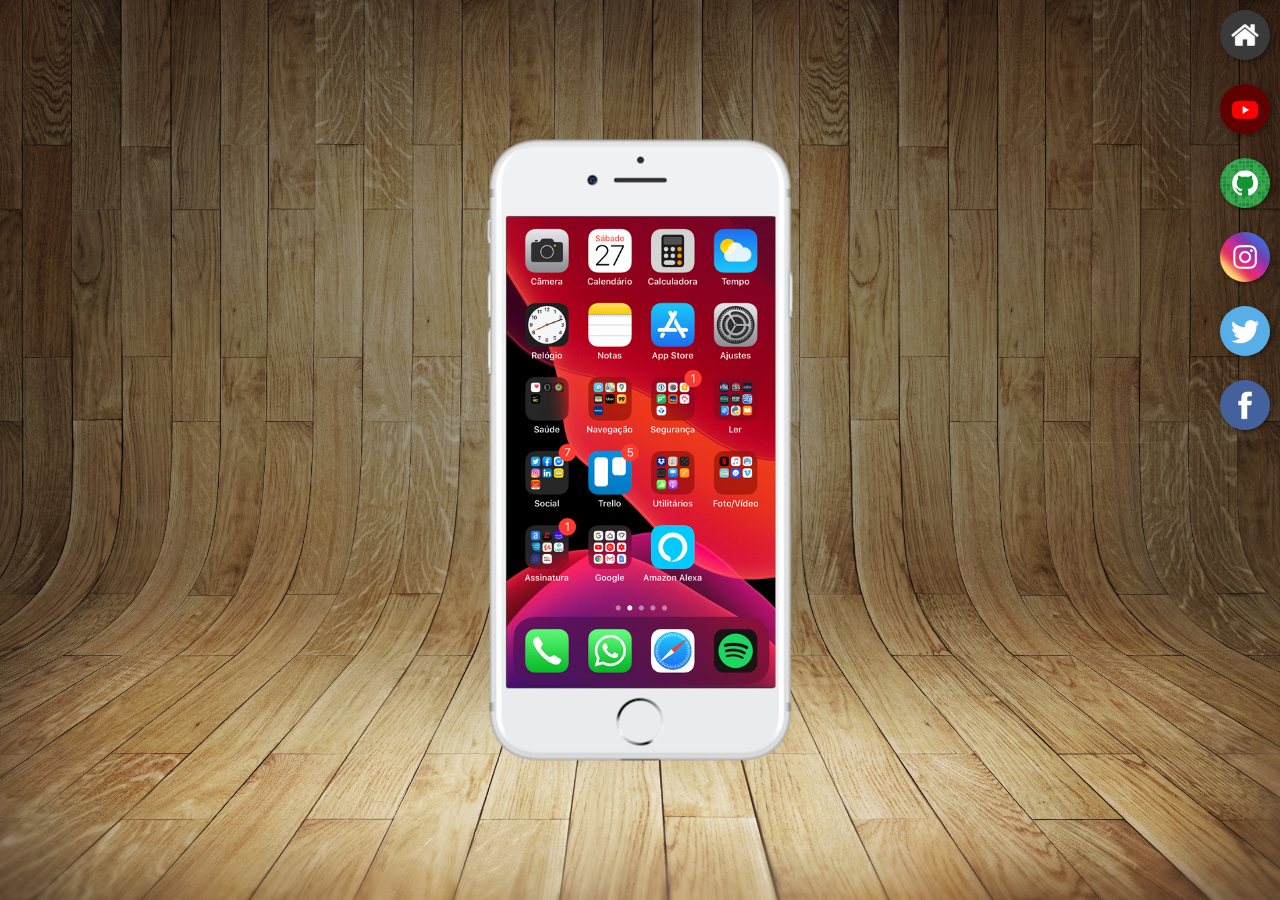
<file: index.html>
<!DOCTYPE html>
<html lang="pt-br">
<head>
    <meta charset="UTF-8">
    <meta name="viewport" content="width=device-width, initial-scale=1.0">
    <link rel="shortcut icon" href="favicon.ico" type="image/x-icon">
    <link rel="stylesheet" href="estilos/style.css">
    <title>Projeto Redes Sociais</title>
</head>
<body>
    <main>
        <section id="telefone">
            <iframe src="home.html" frameborder="0" name="tela" id="tela"></iframe>
        </section>

        <section id="redes-sociais">
            <a href="home.html" target="tela"><img src="imagens/logo-home.jpg" alt="Home"></a><br>
            <a href="youtube.html" target="tela"><img src="imagens/logo-youtube.jpg" alt="Youtube"></a><br>
            <a href="github.html" target="tela"><img src="imagens/logo-github.jpg" alt="Github"></a><br>
            <a href="instagram.html" target="tela"><img src="imagens/logo-instagram.jpg" alt="logo-instagram"></a><br>
            <a href="twitter.html" target="tela"><img src="imagens/logo-twitter.jpg" alt="Twitter"></a><br>
            <a href="facebook.html" target="tela"><img src="imagens/logo-facebook.jpg" alt="Facebook"></a>
        </section>
    </main>
</body>
</html>
</file>
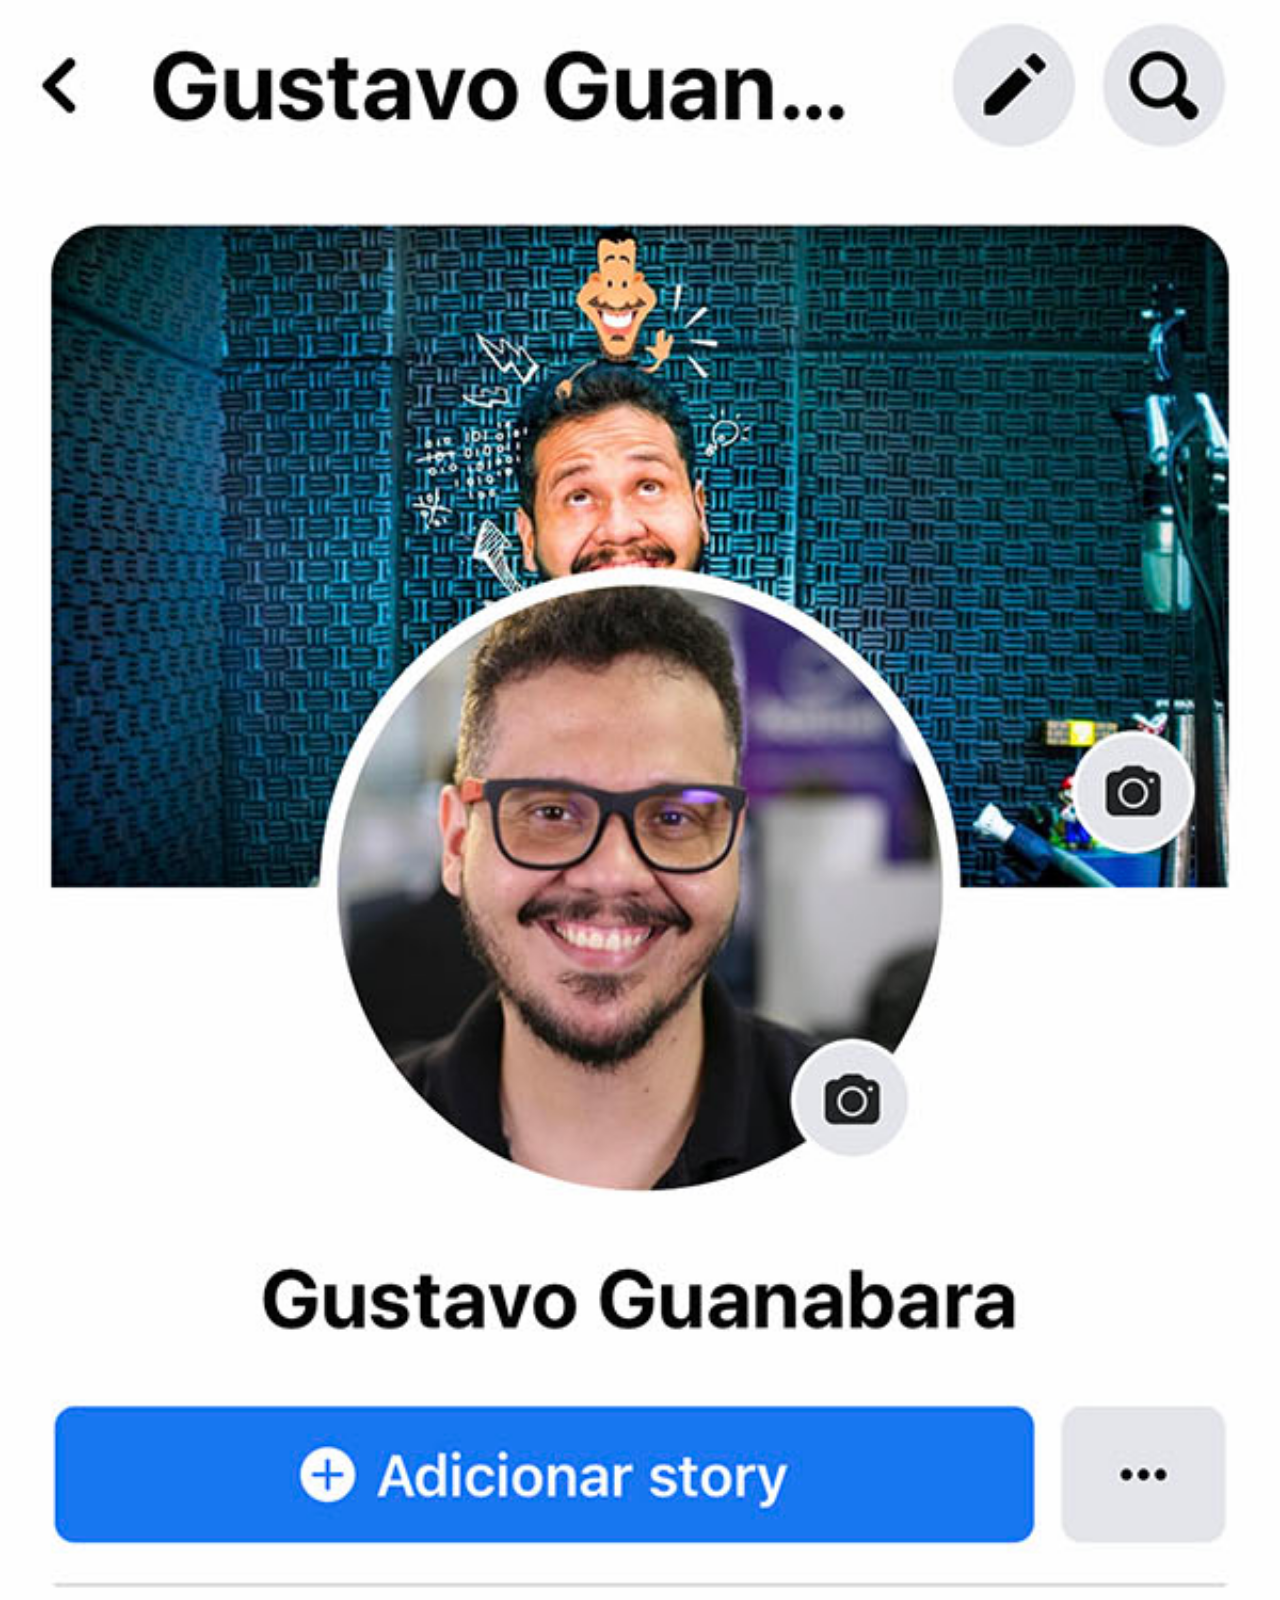
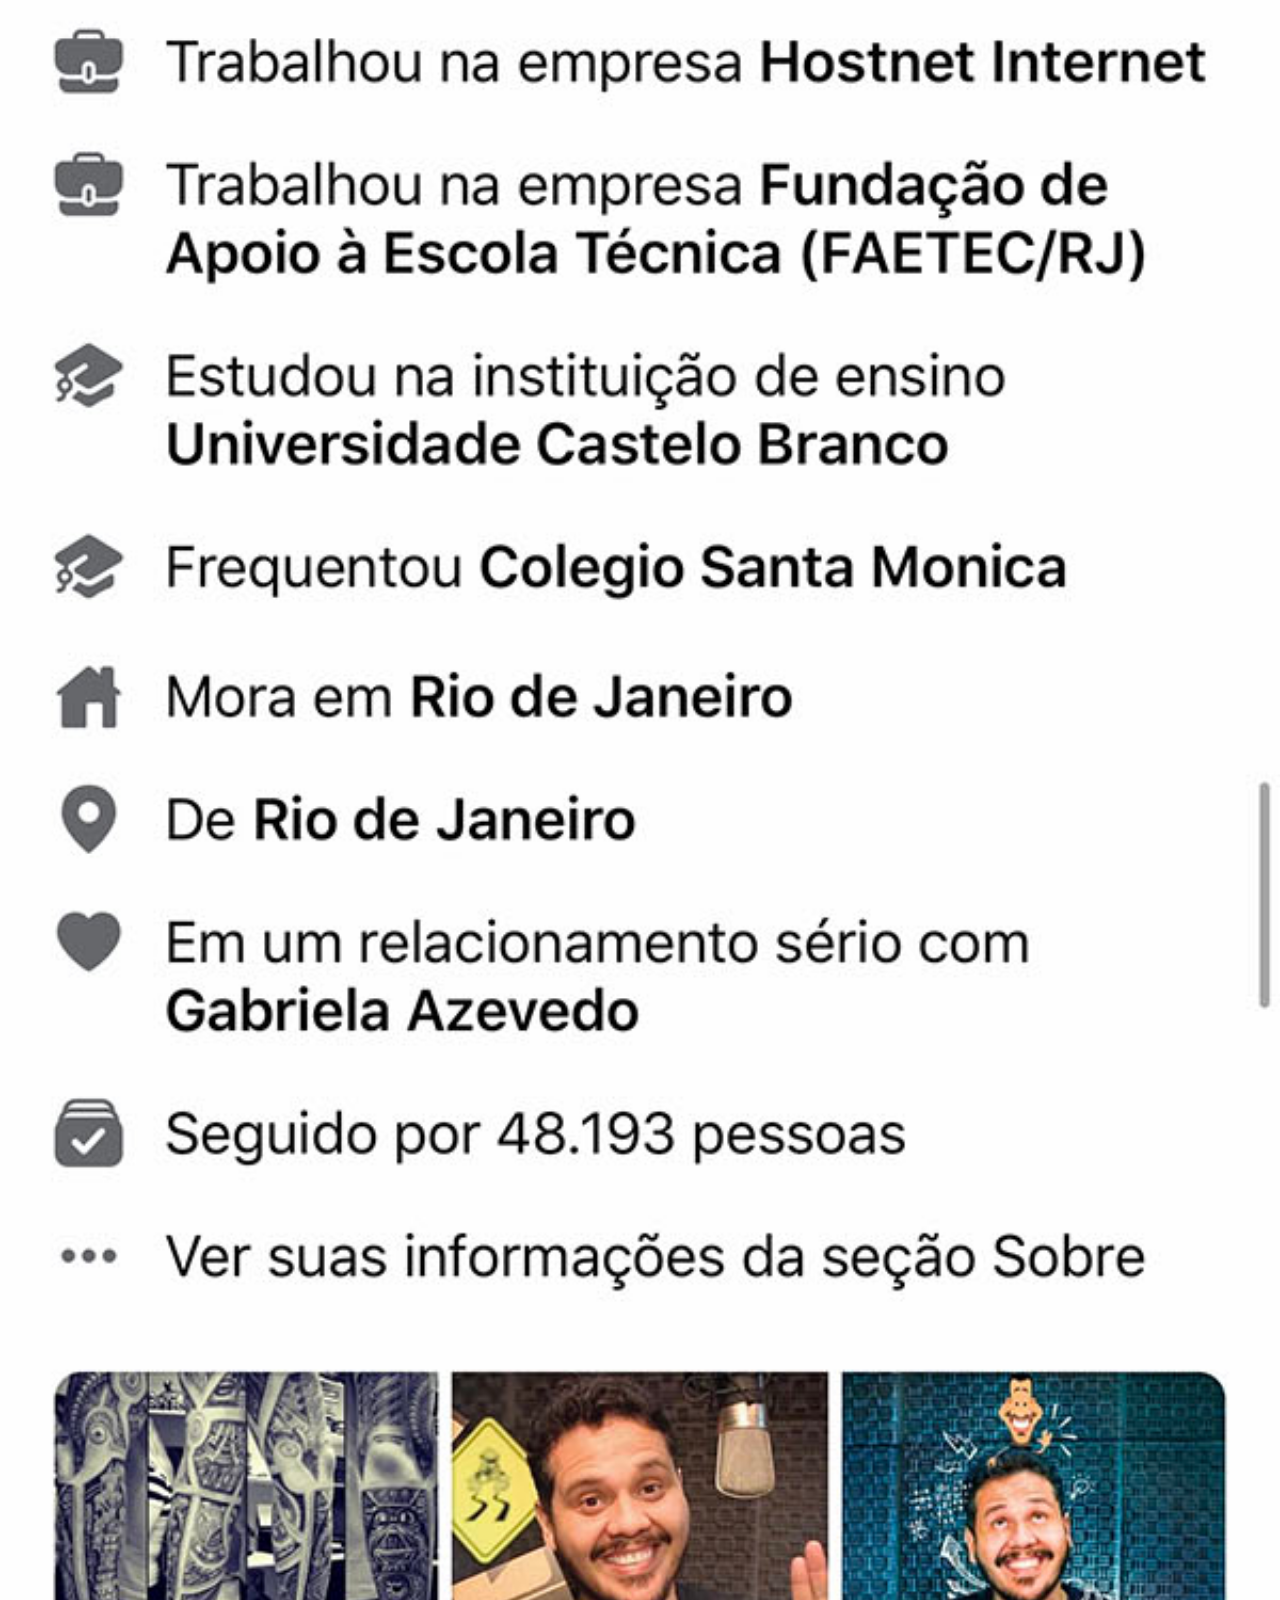
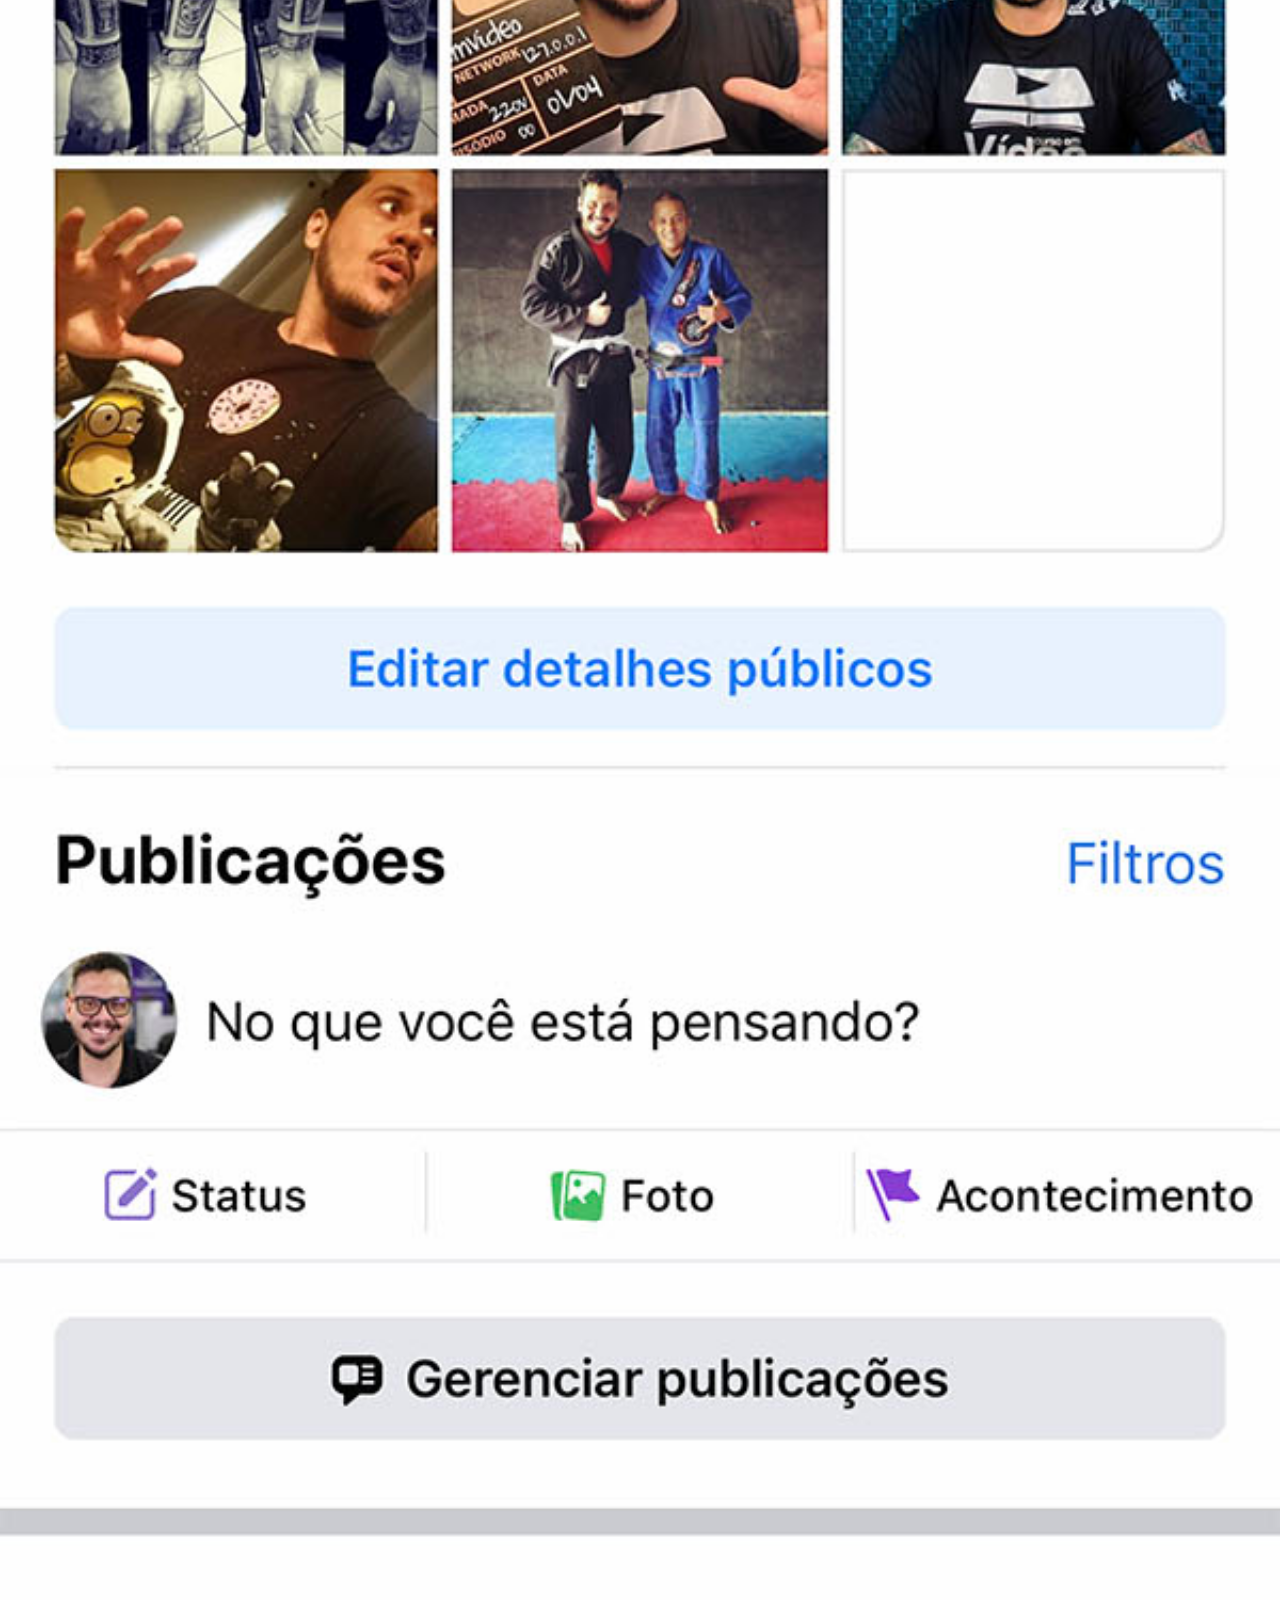
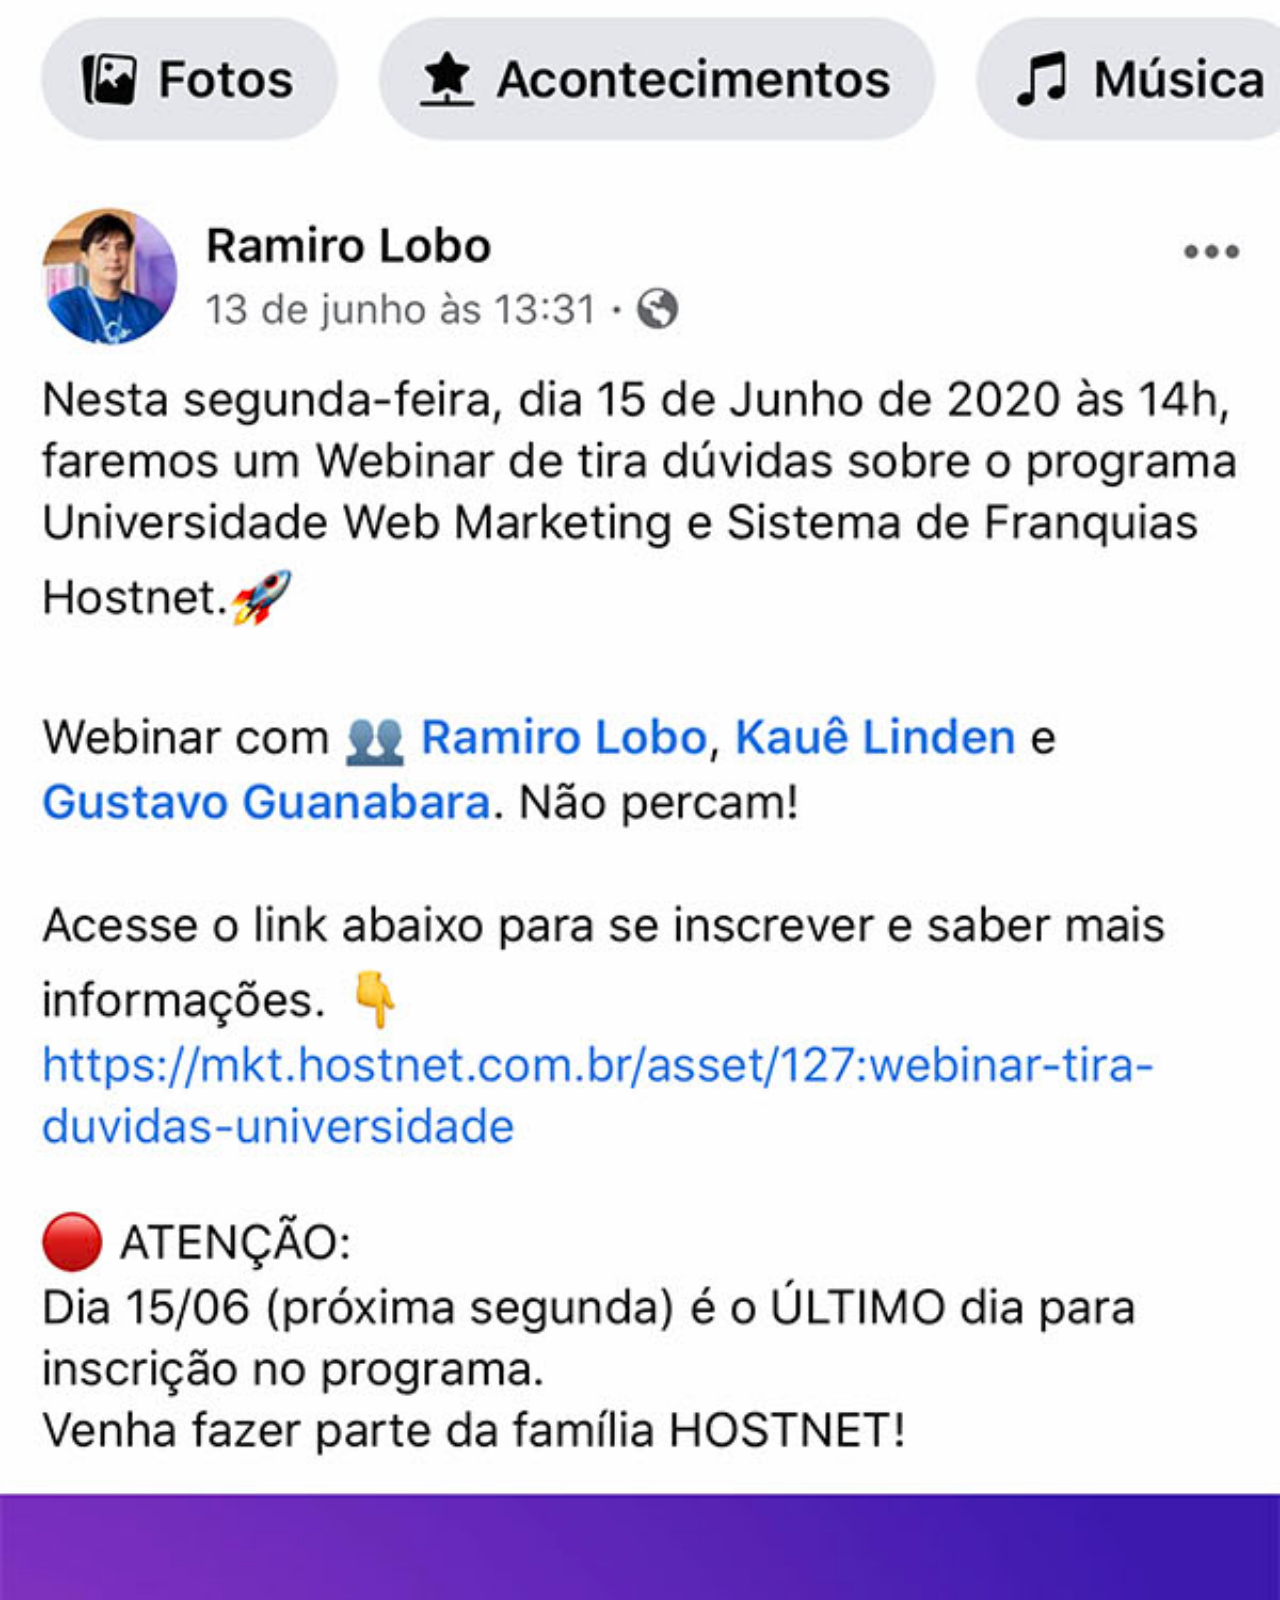
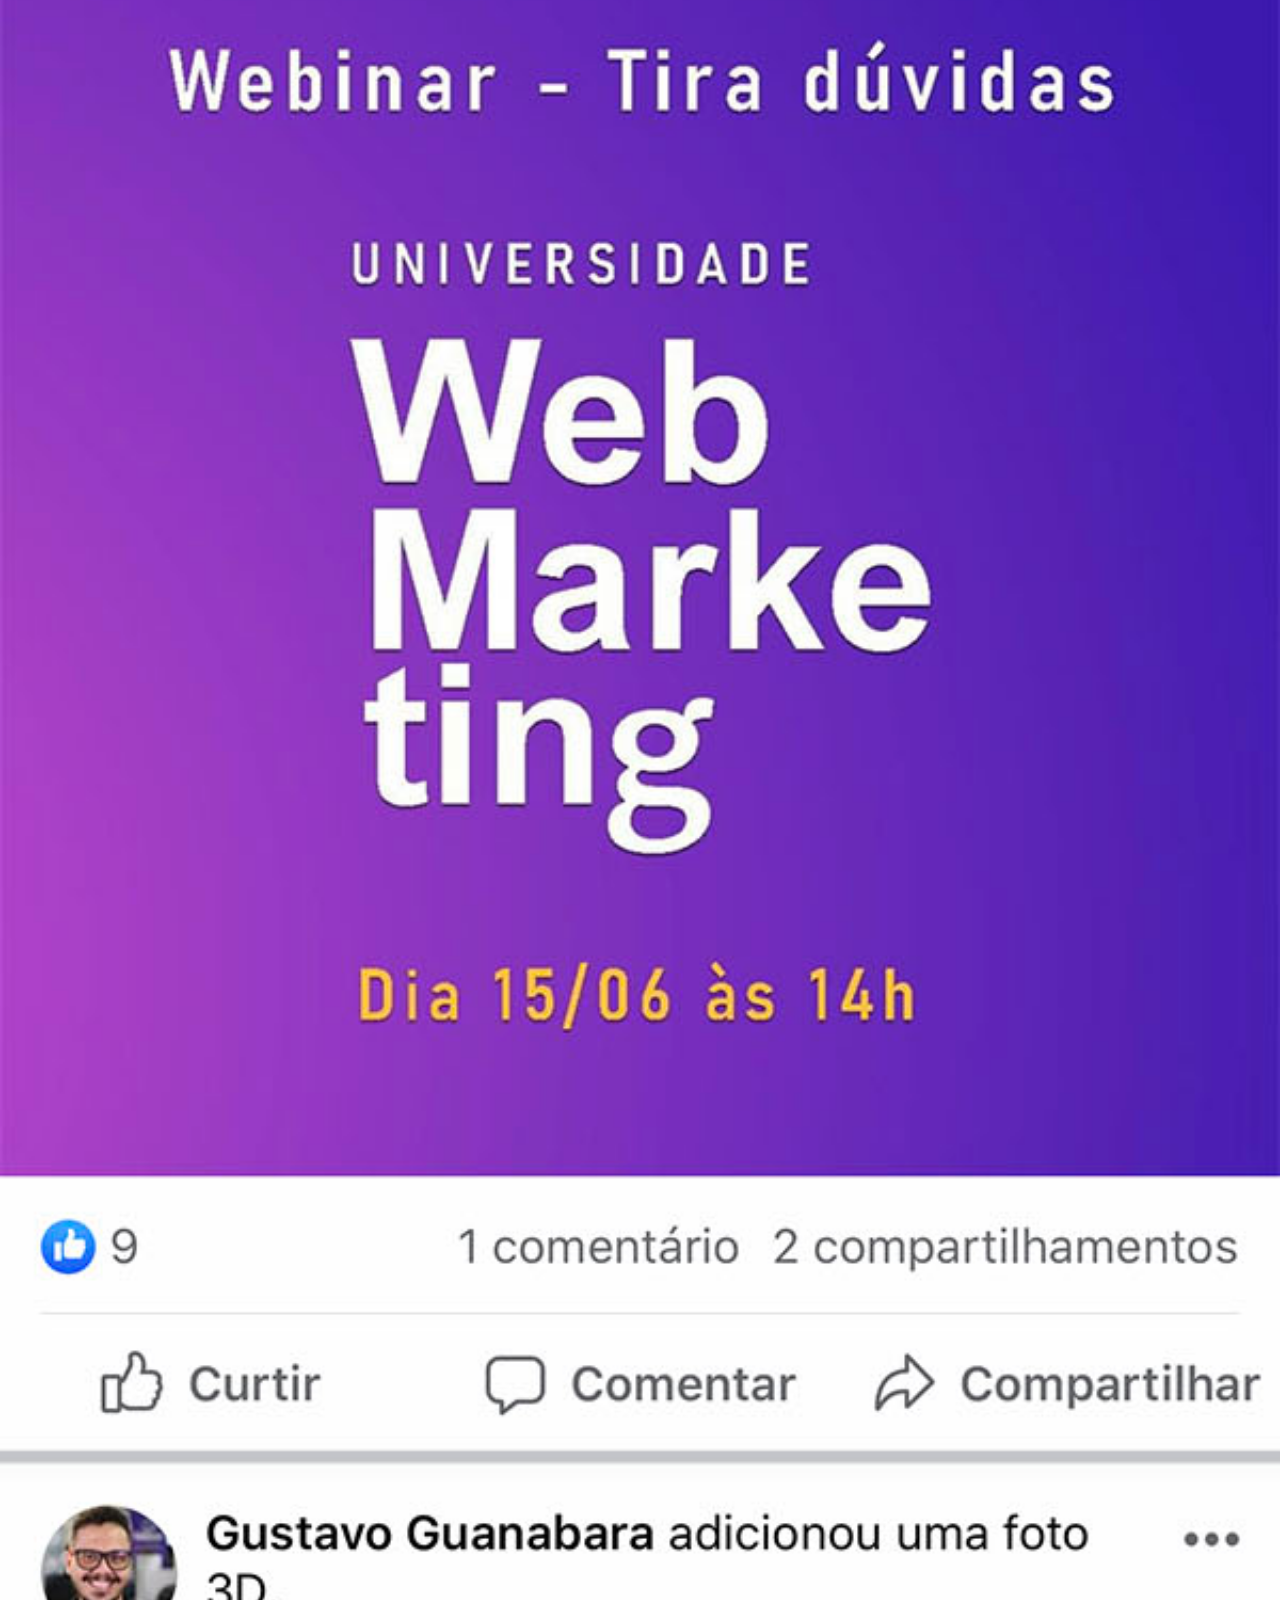
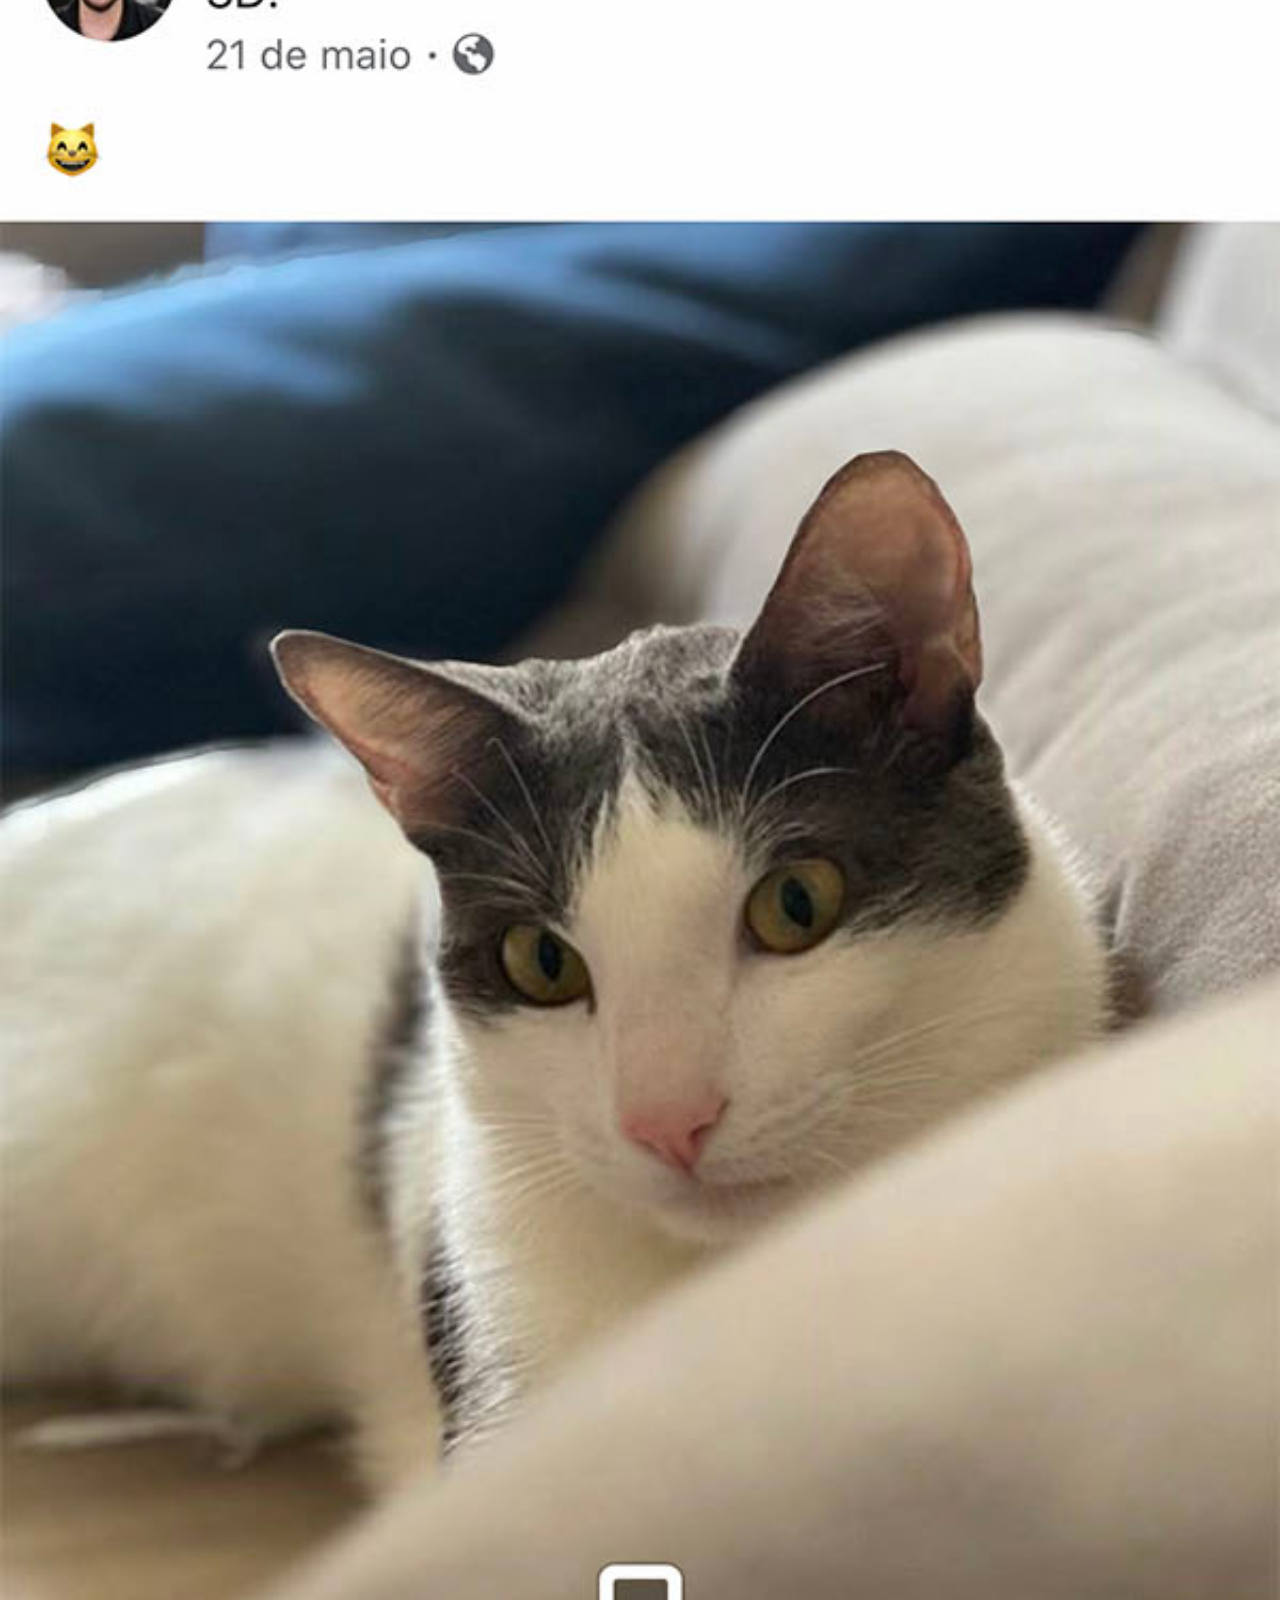
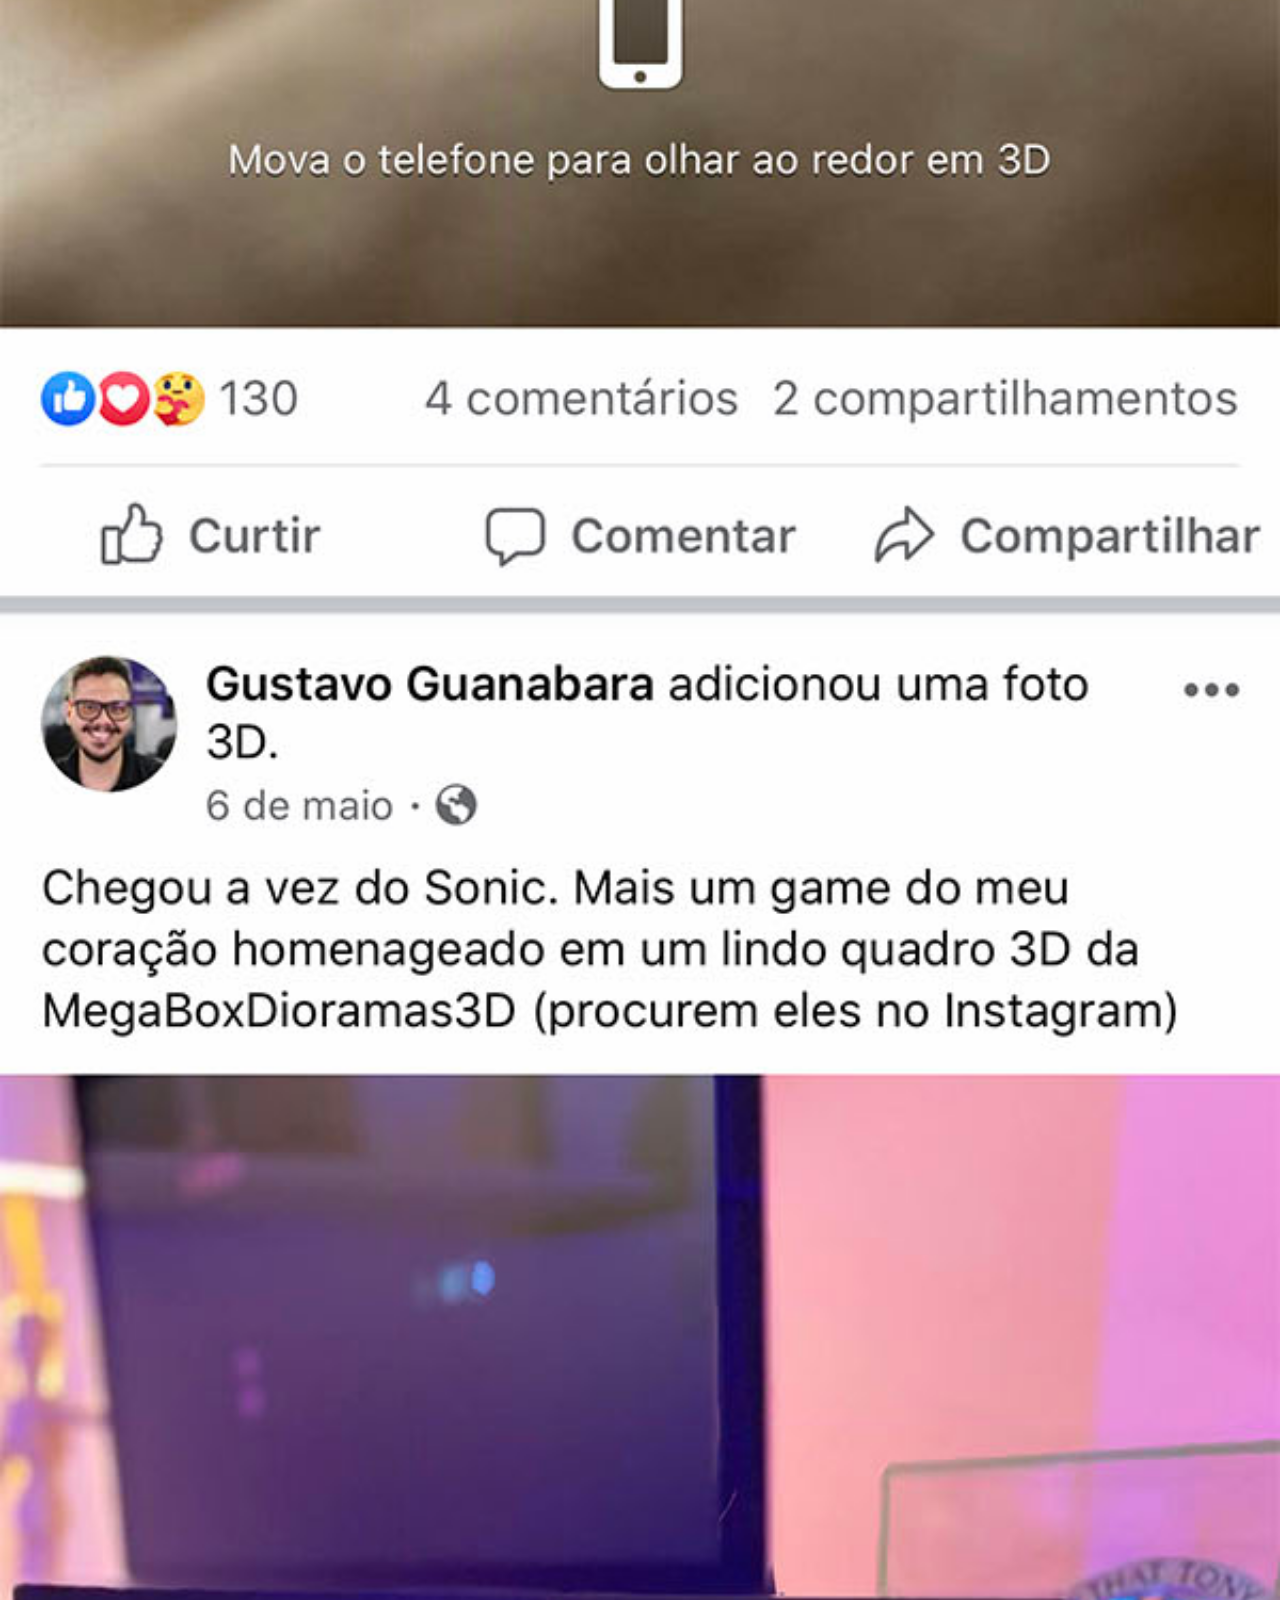
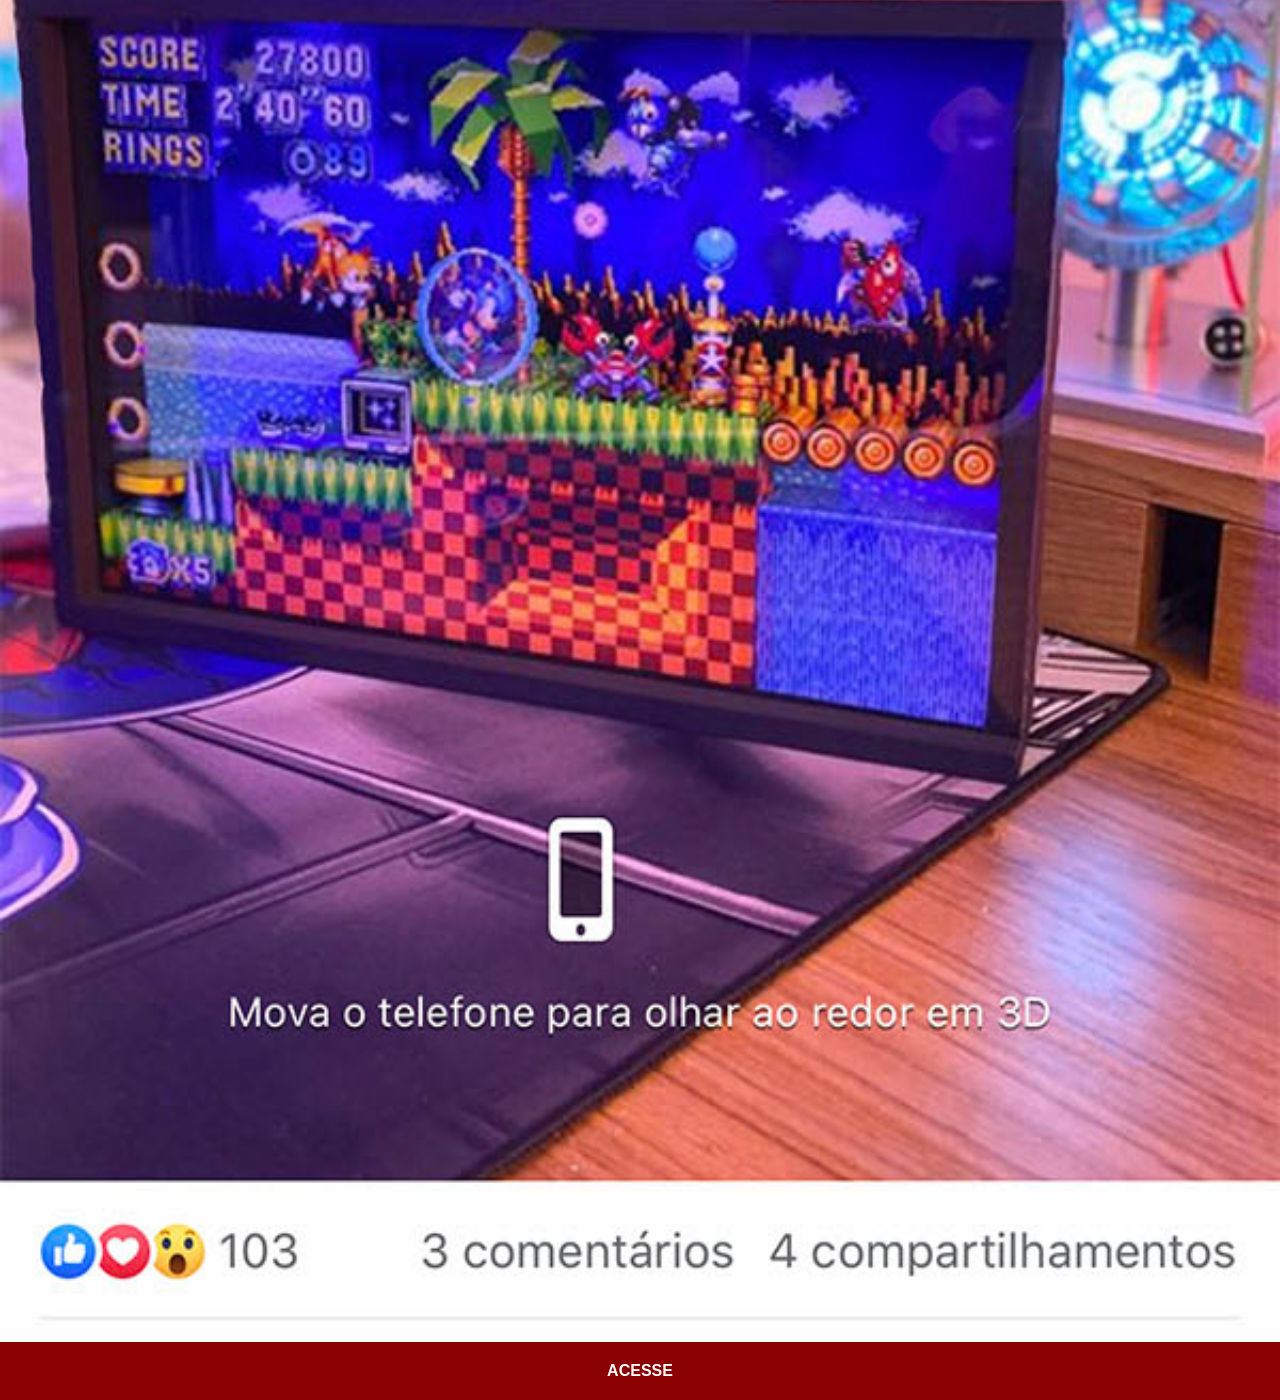
<file: facebook.html>
<!DOCTYPE html>
<html lang="pt-br">
<head>
    <meta charset="UTF-8">
    <meta name="viewport" content="width=device-width, initial-scale=1.0">
    <title>Facebook</title>
    <link rel="stylesheet" href="estilos/social.css">
</head>
<body>
    <img src="imagens/tela-facebook.jpg" alt="Facebook">
    <a href="https://www.facebook.com/gustavoguanabara/?locale=pt_BR" target="_blank">ACESSE</a>
</body>
</html>
</file>
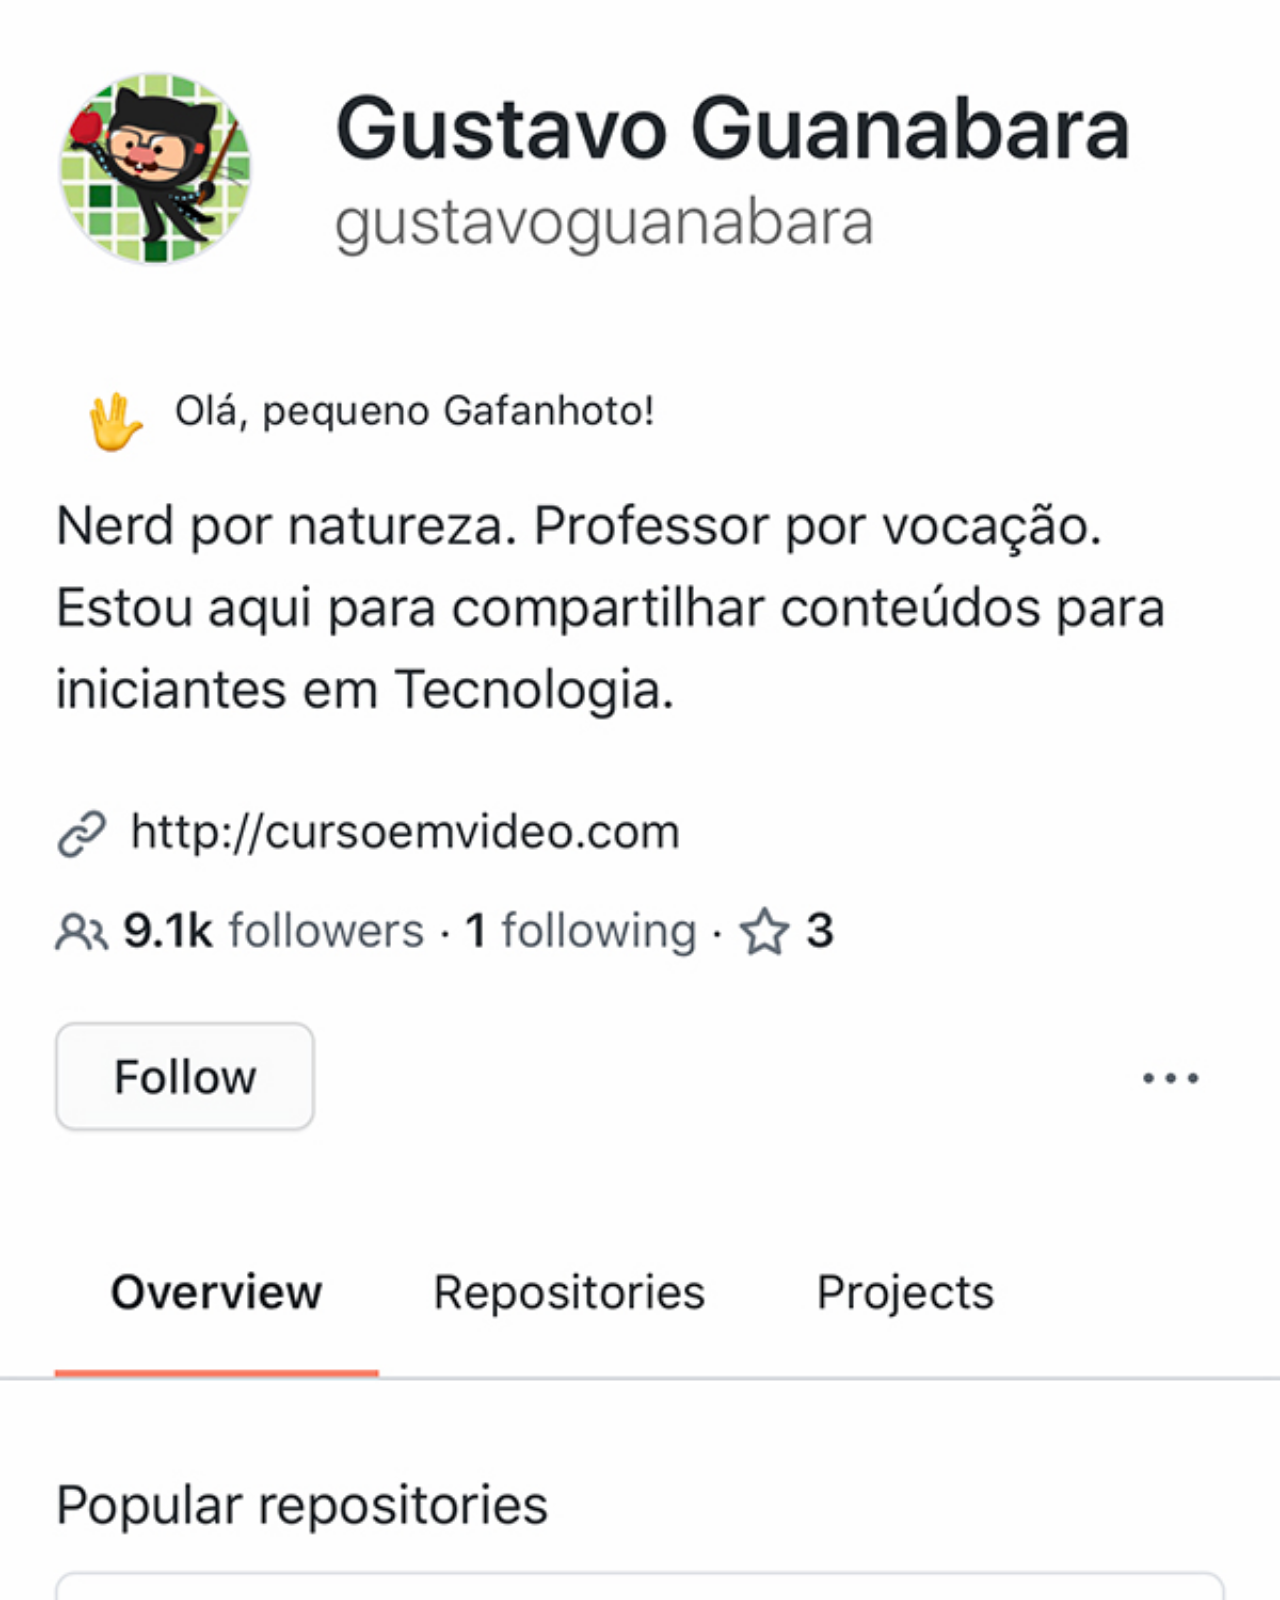
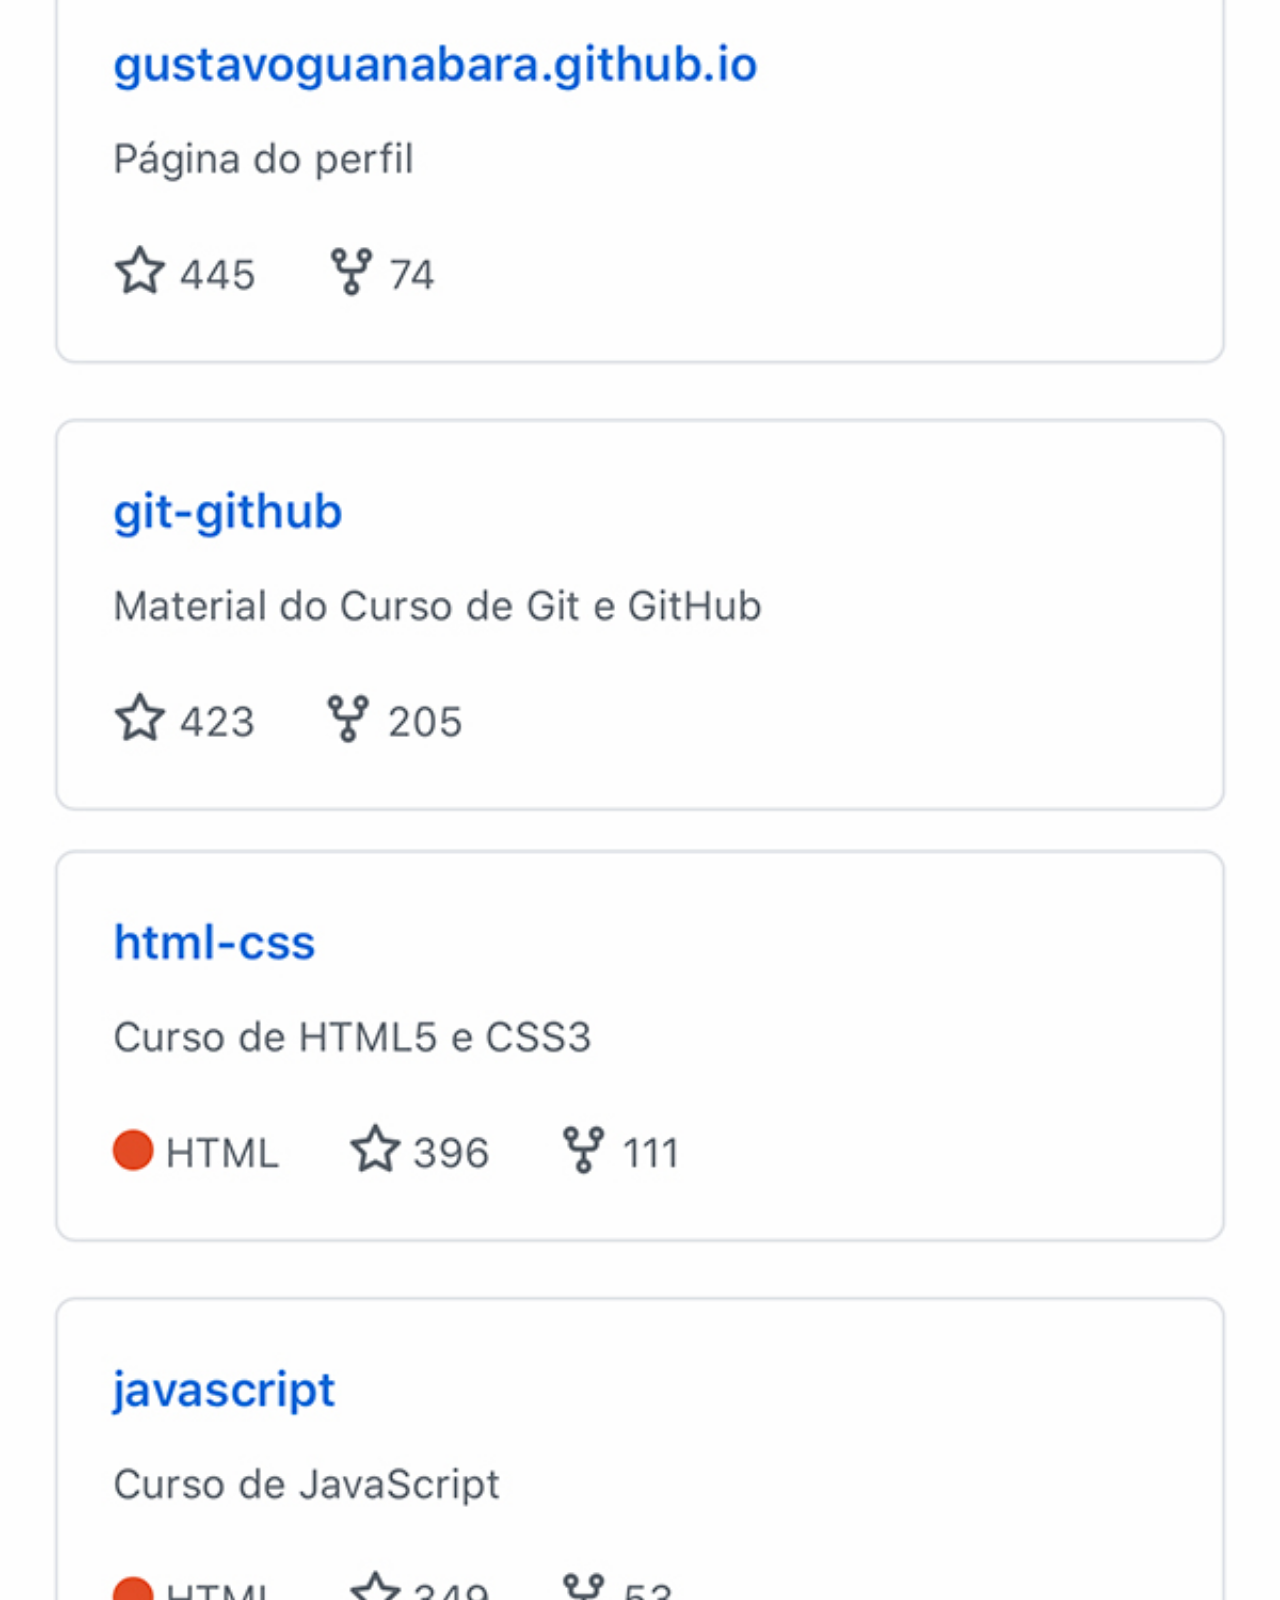
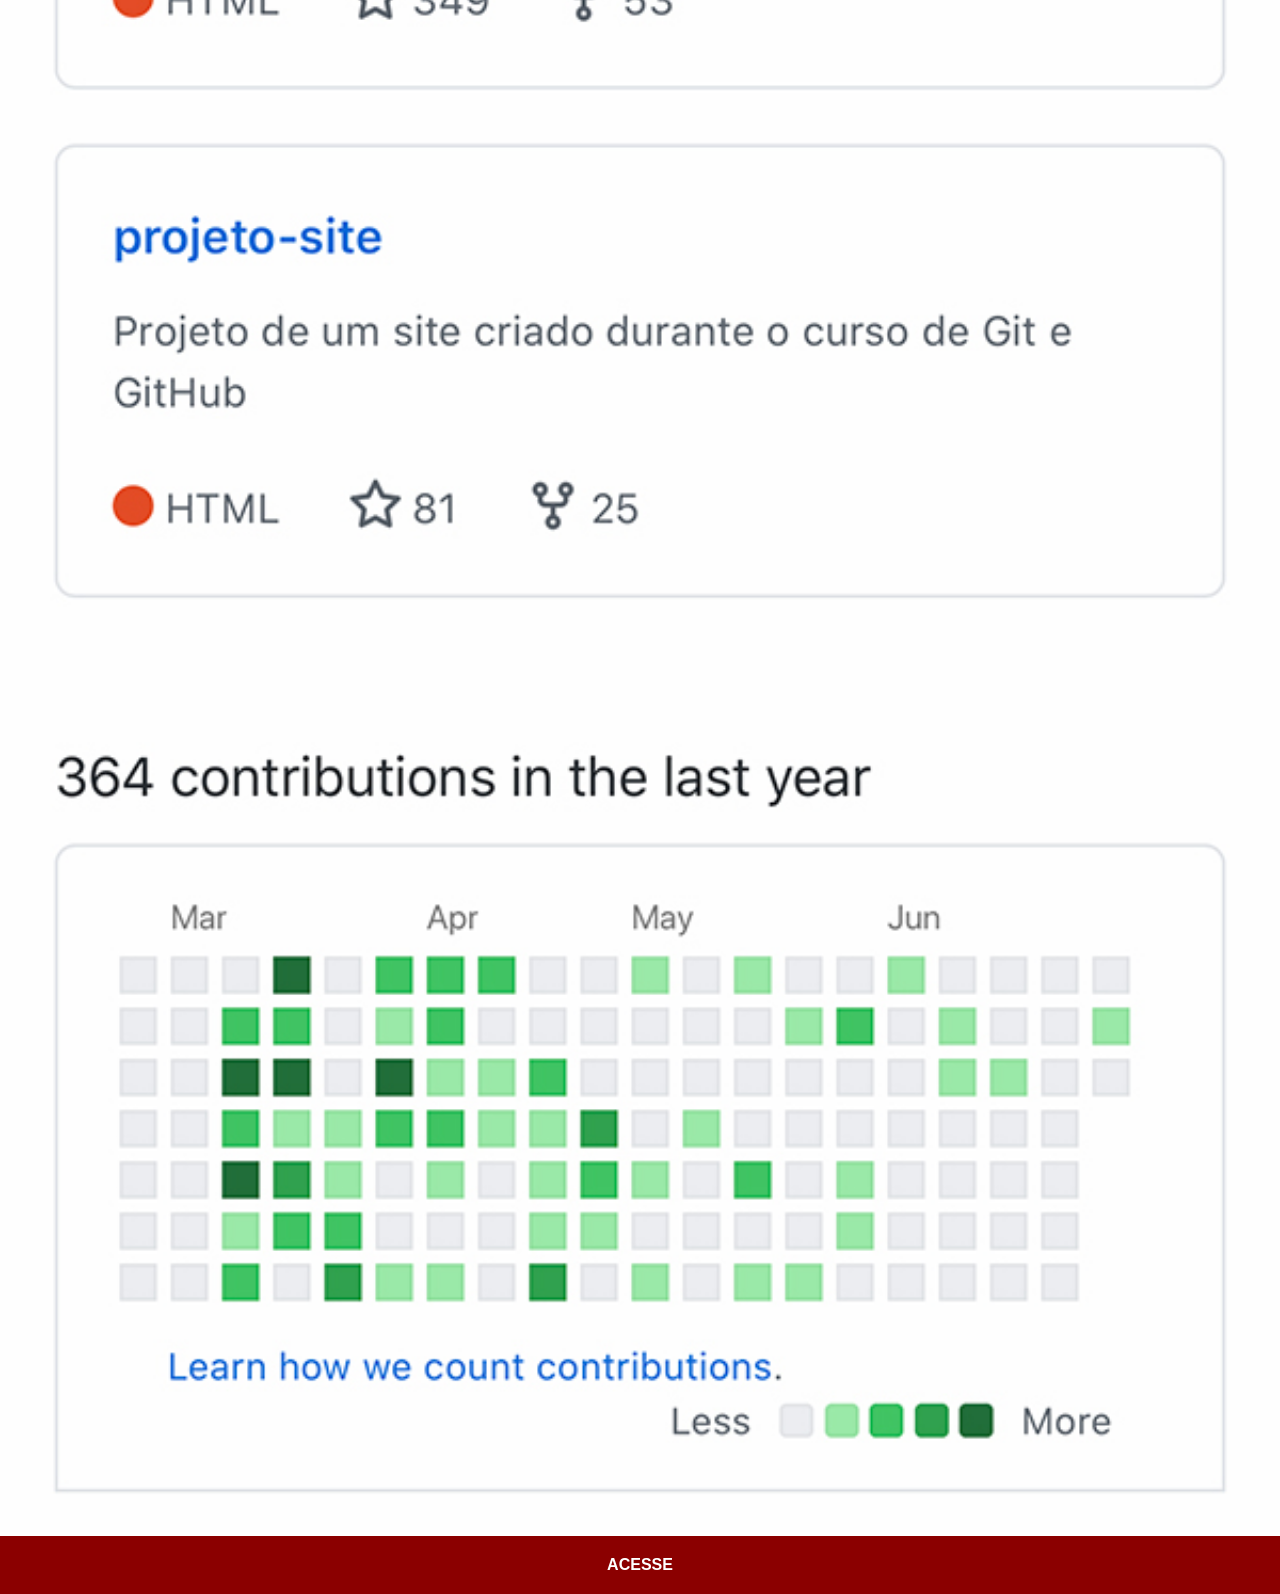
<file: github.html>
<!DOCTYPE html>
<html lang="pt-br">
<head>
    <meta charset="UTF-8">
    <meta name="viewport" content="width=device-width, initial-scale=1.0">
    <title>GitHub</title>
    <link rel="stylesheet" href="estilos/social.css">
</head>
<body>
    <img src="imagens/tela-github.jpg" alt="GitHub">
    <a href="https://github.com/gustavoguanabara" target="_blank">ACESSE</a>
</body>
</html>
</file>
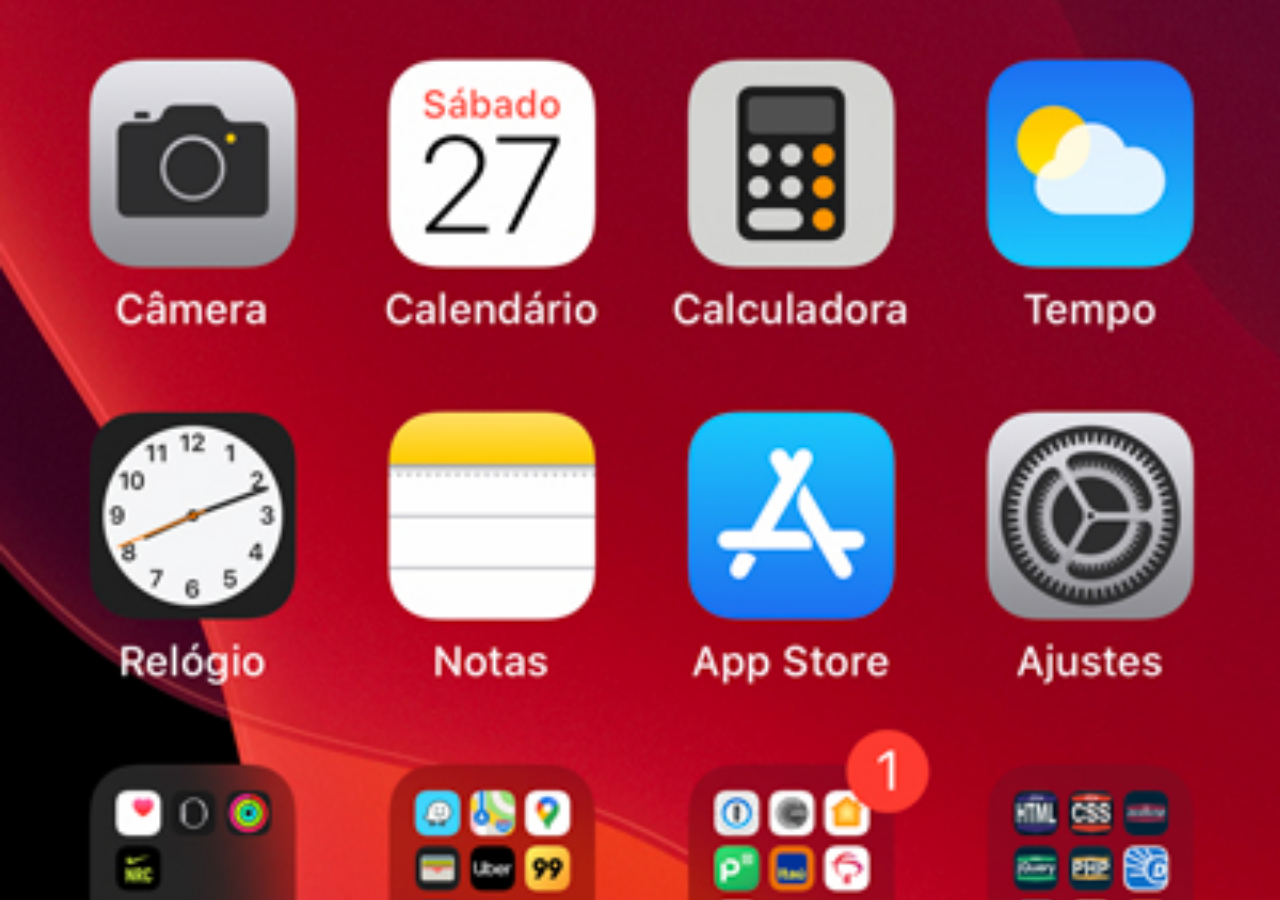
<file: home.html>
<!DOCTYPE html>
<html lang="pt-br">
<head>
    <meta charset="UTF-8">
    <meta name="viewport" content="width=device-width, initial-scale=1.0">
    <title>home</title>
</head>
<style>
    * {
        margin: 0px;
        padding: 0px;
    }

    body {
        width: 100vw;
        height: 100vh;
        background: black url('imagens/tela-home.jpg') no-repeat top center;
        background-size: cover;
    }
</style>
<body>
    
</body>
</html>
</file>
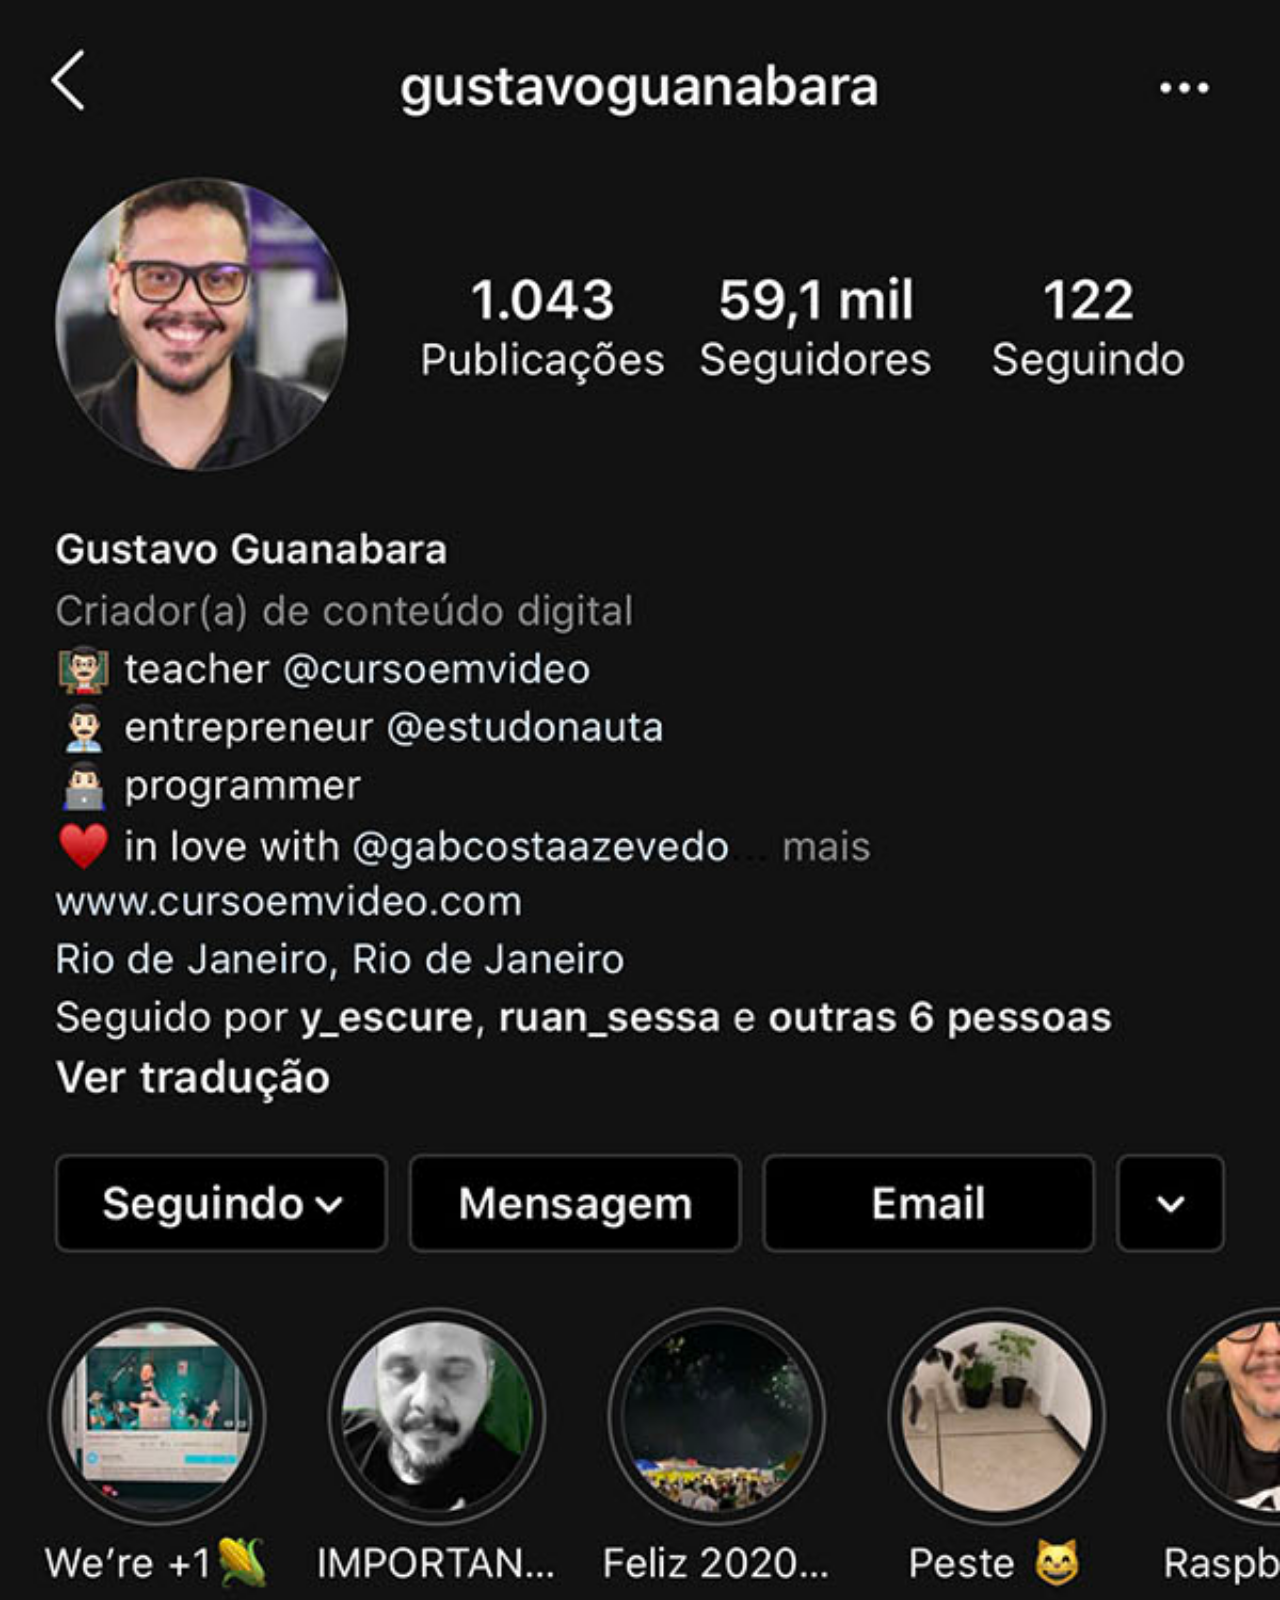
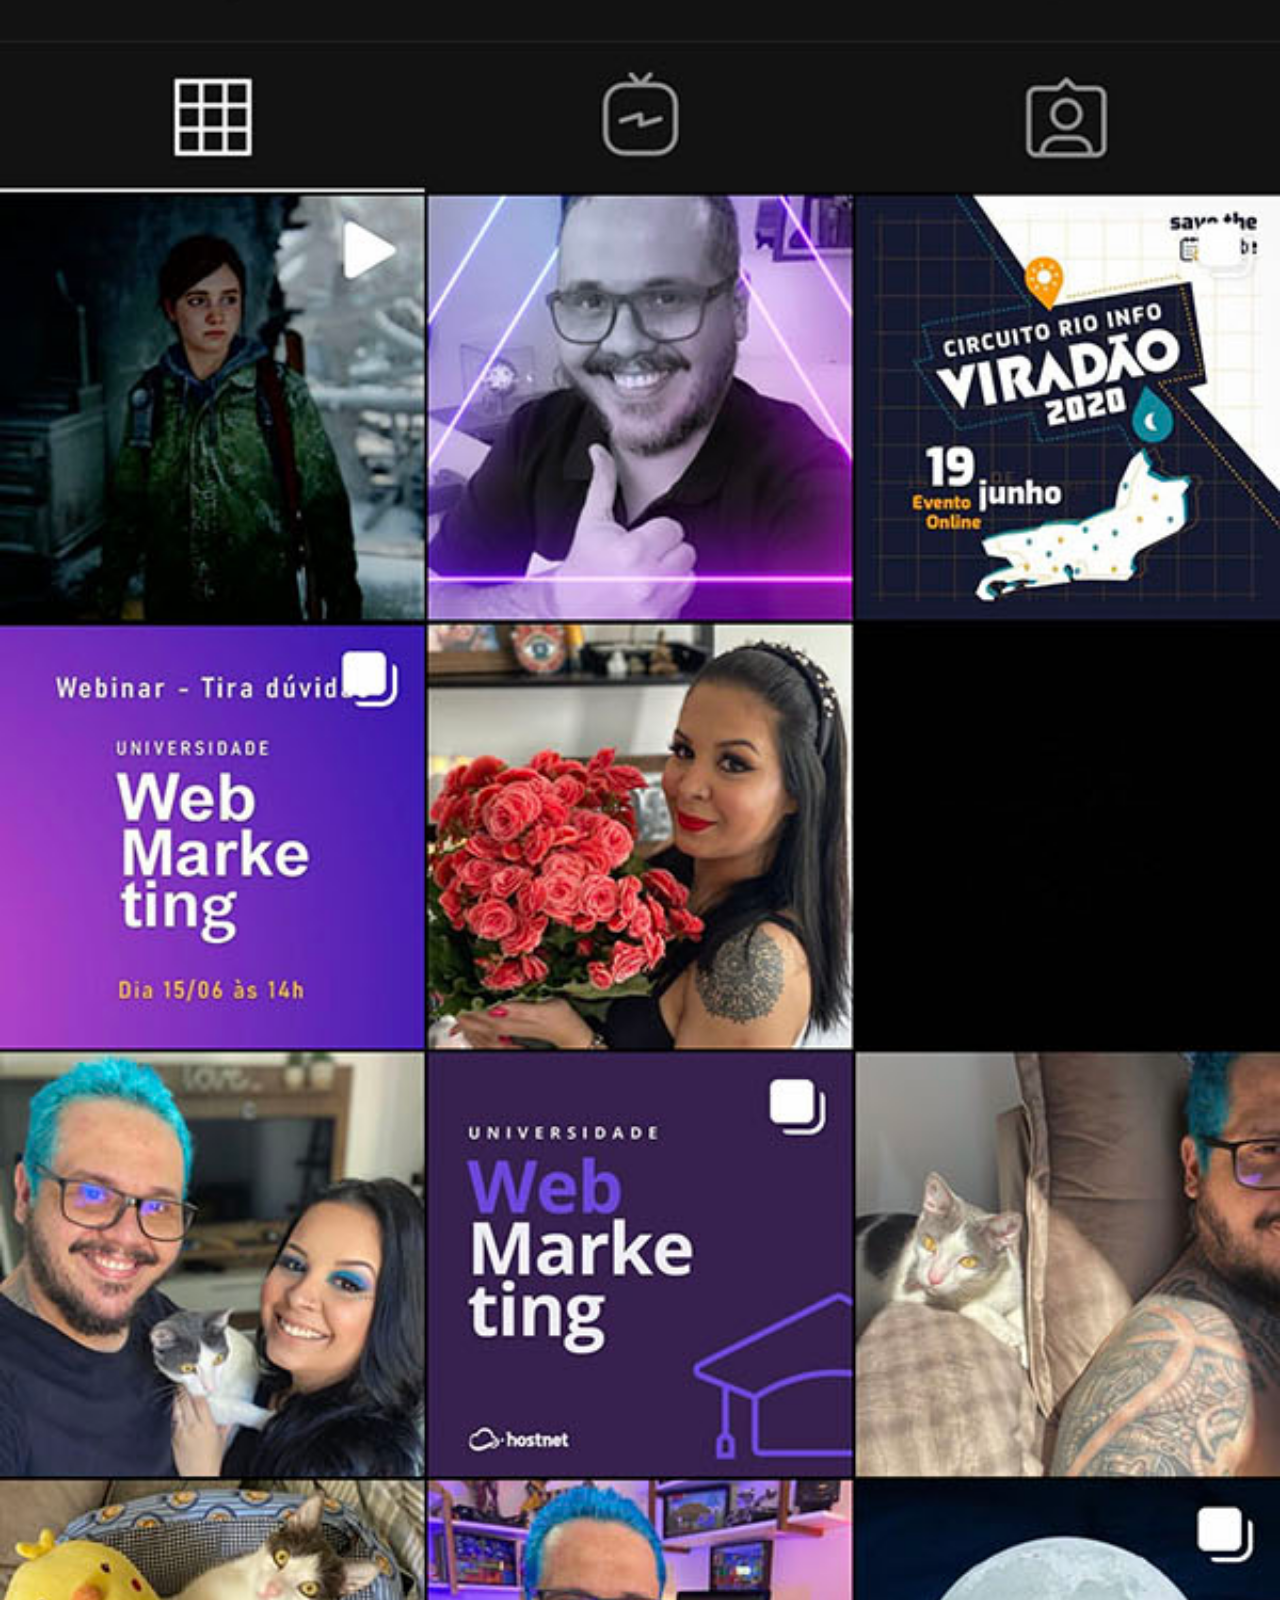
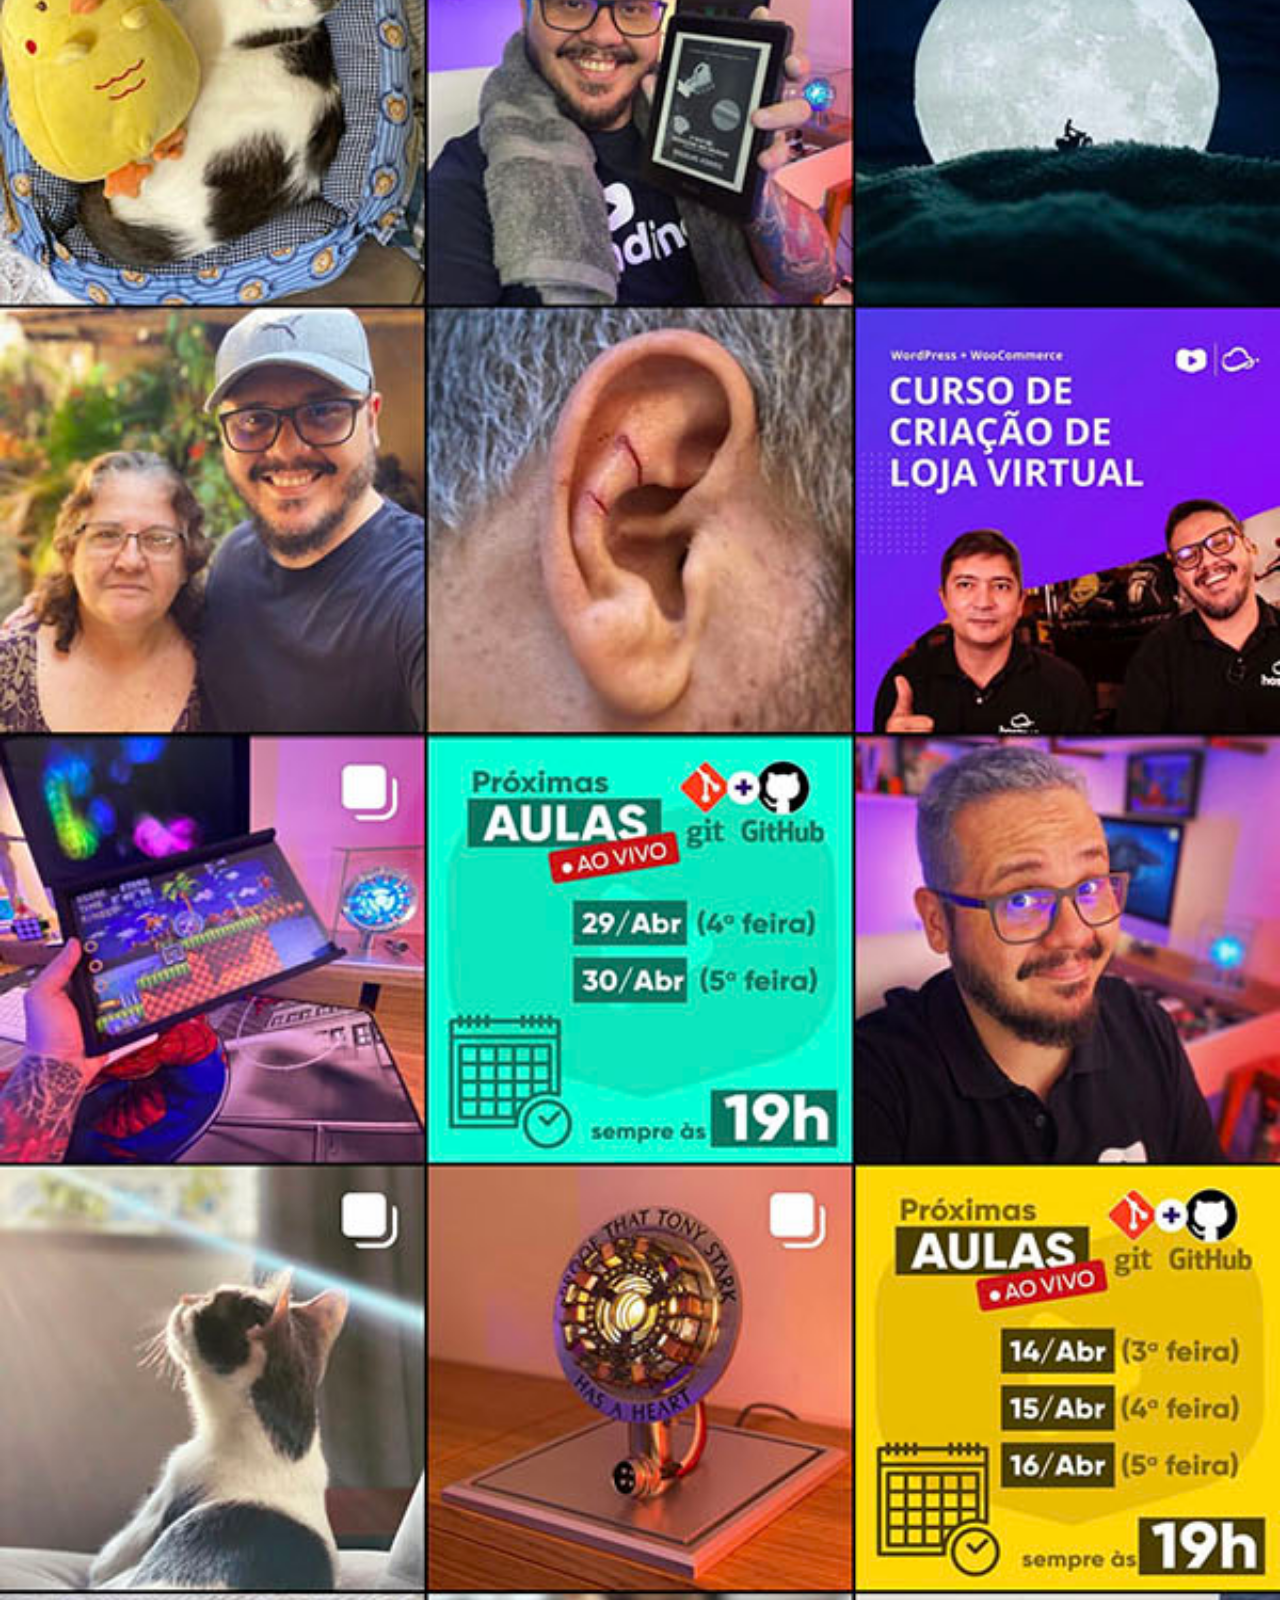
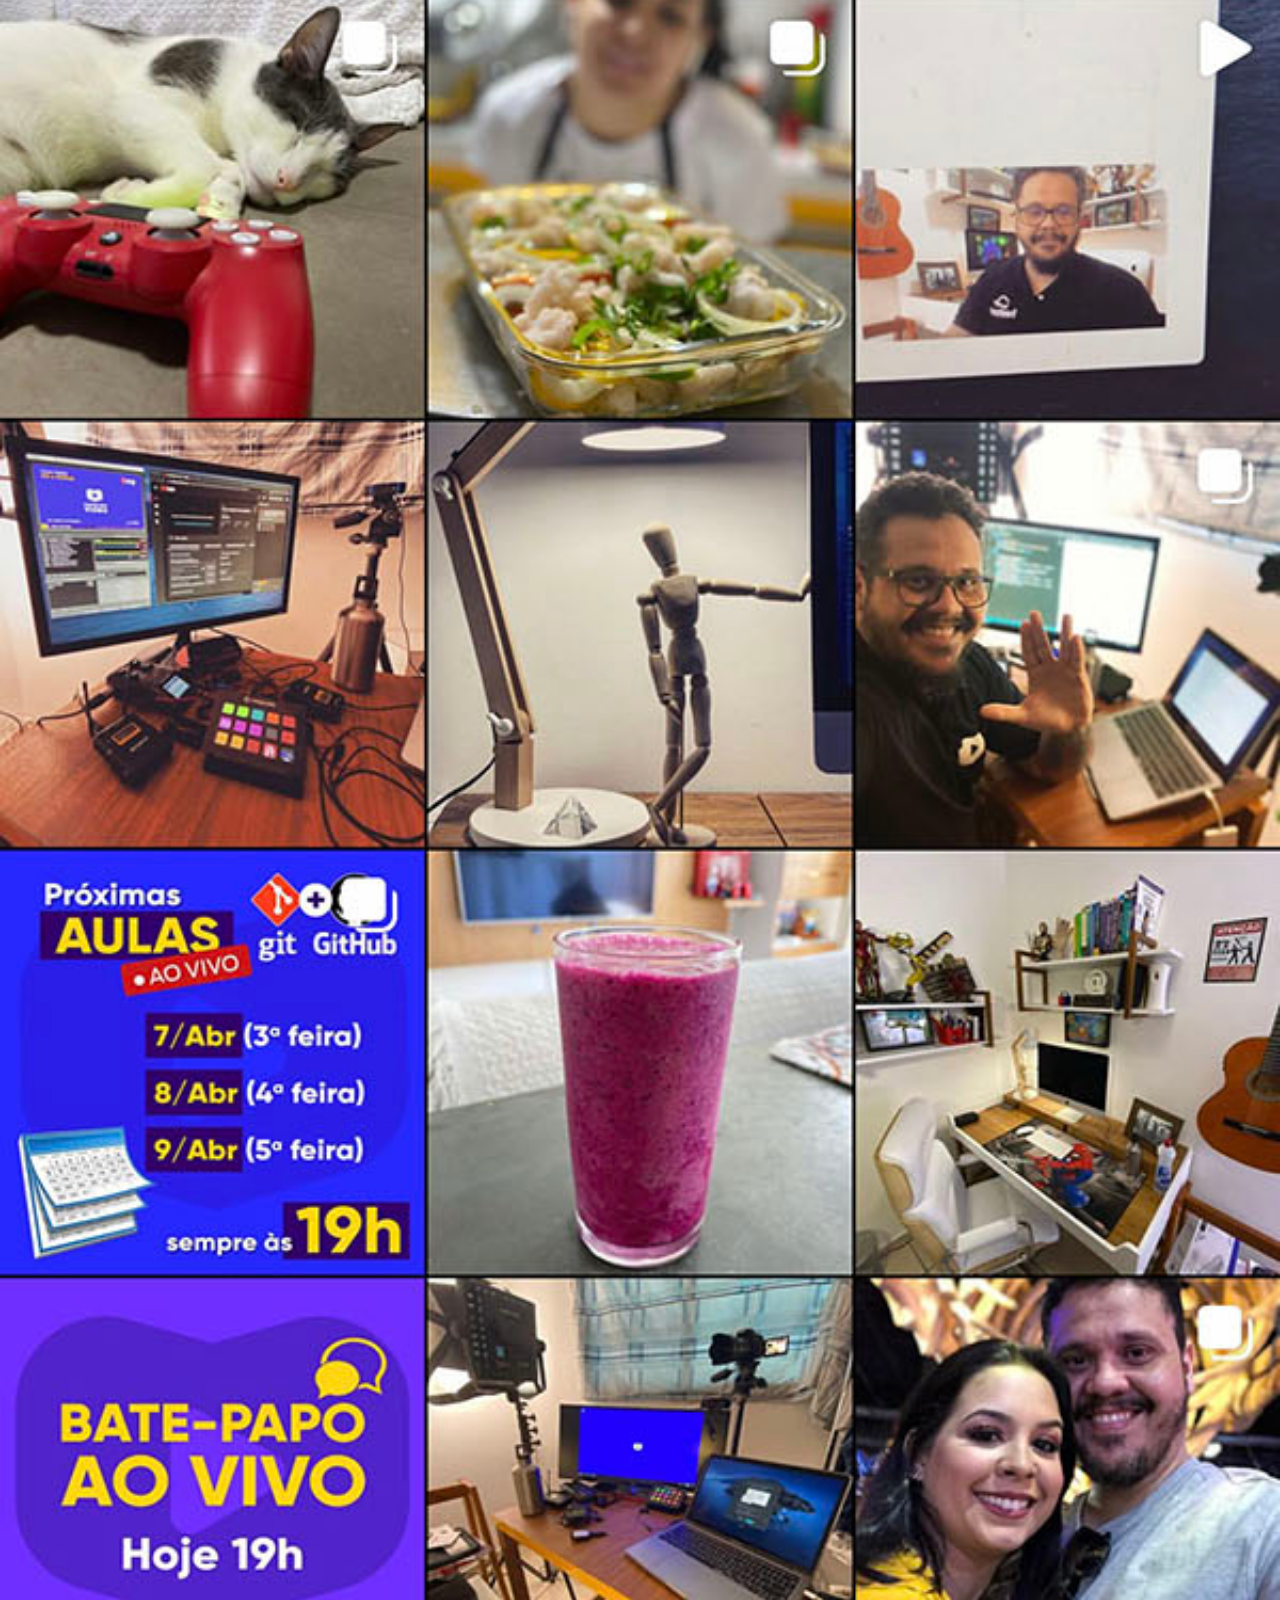
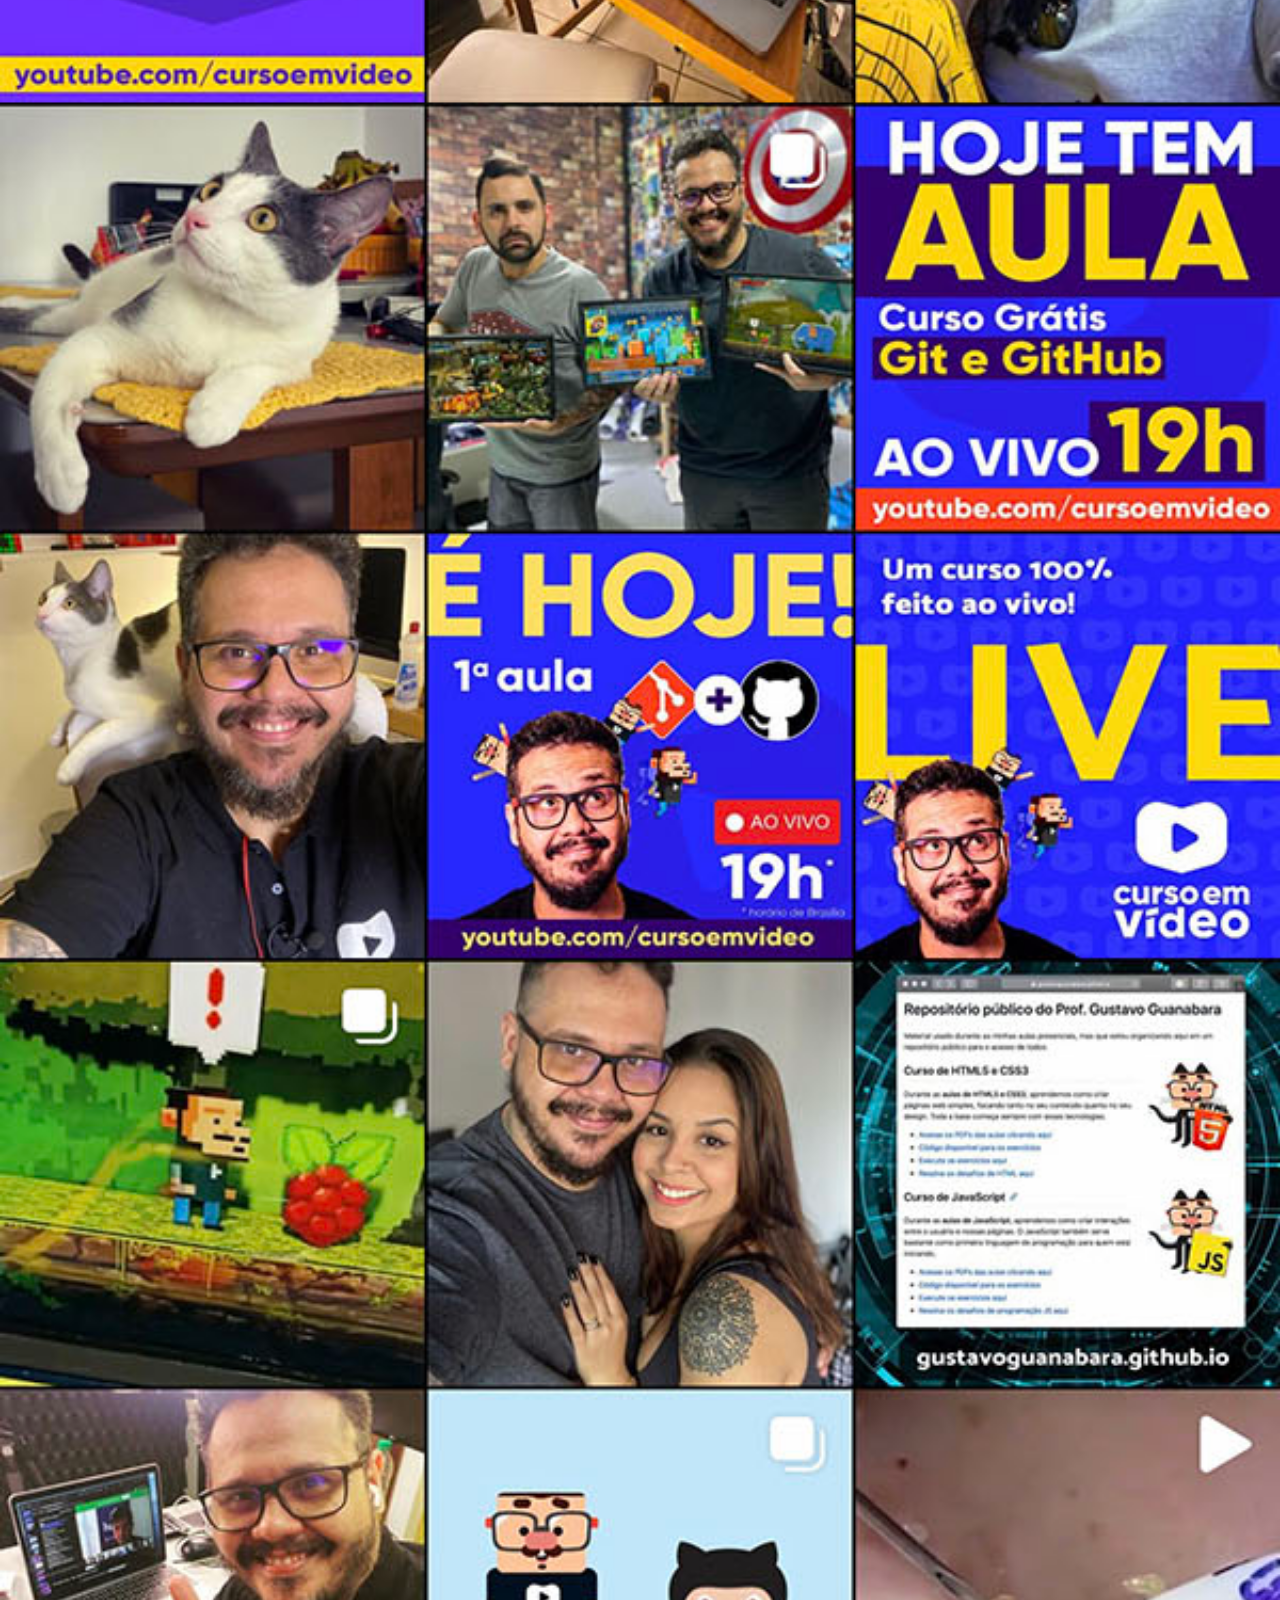
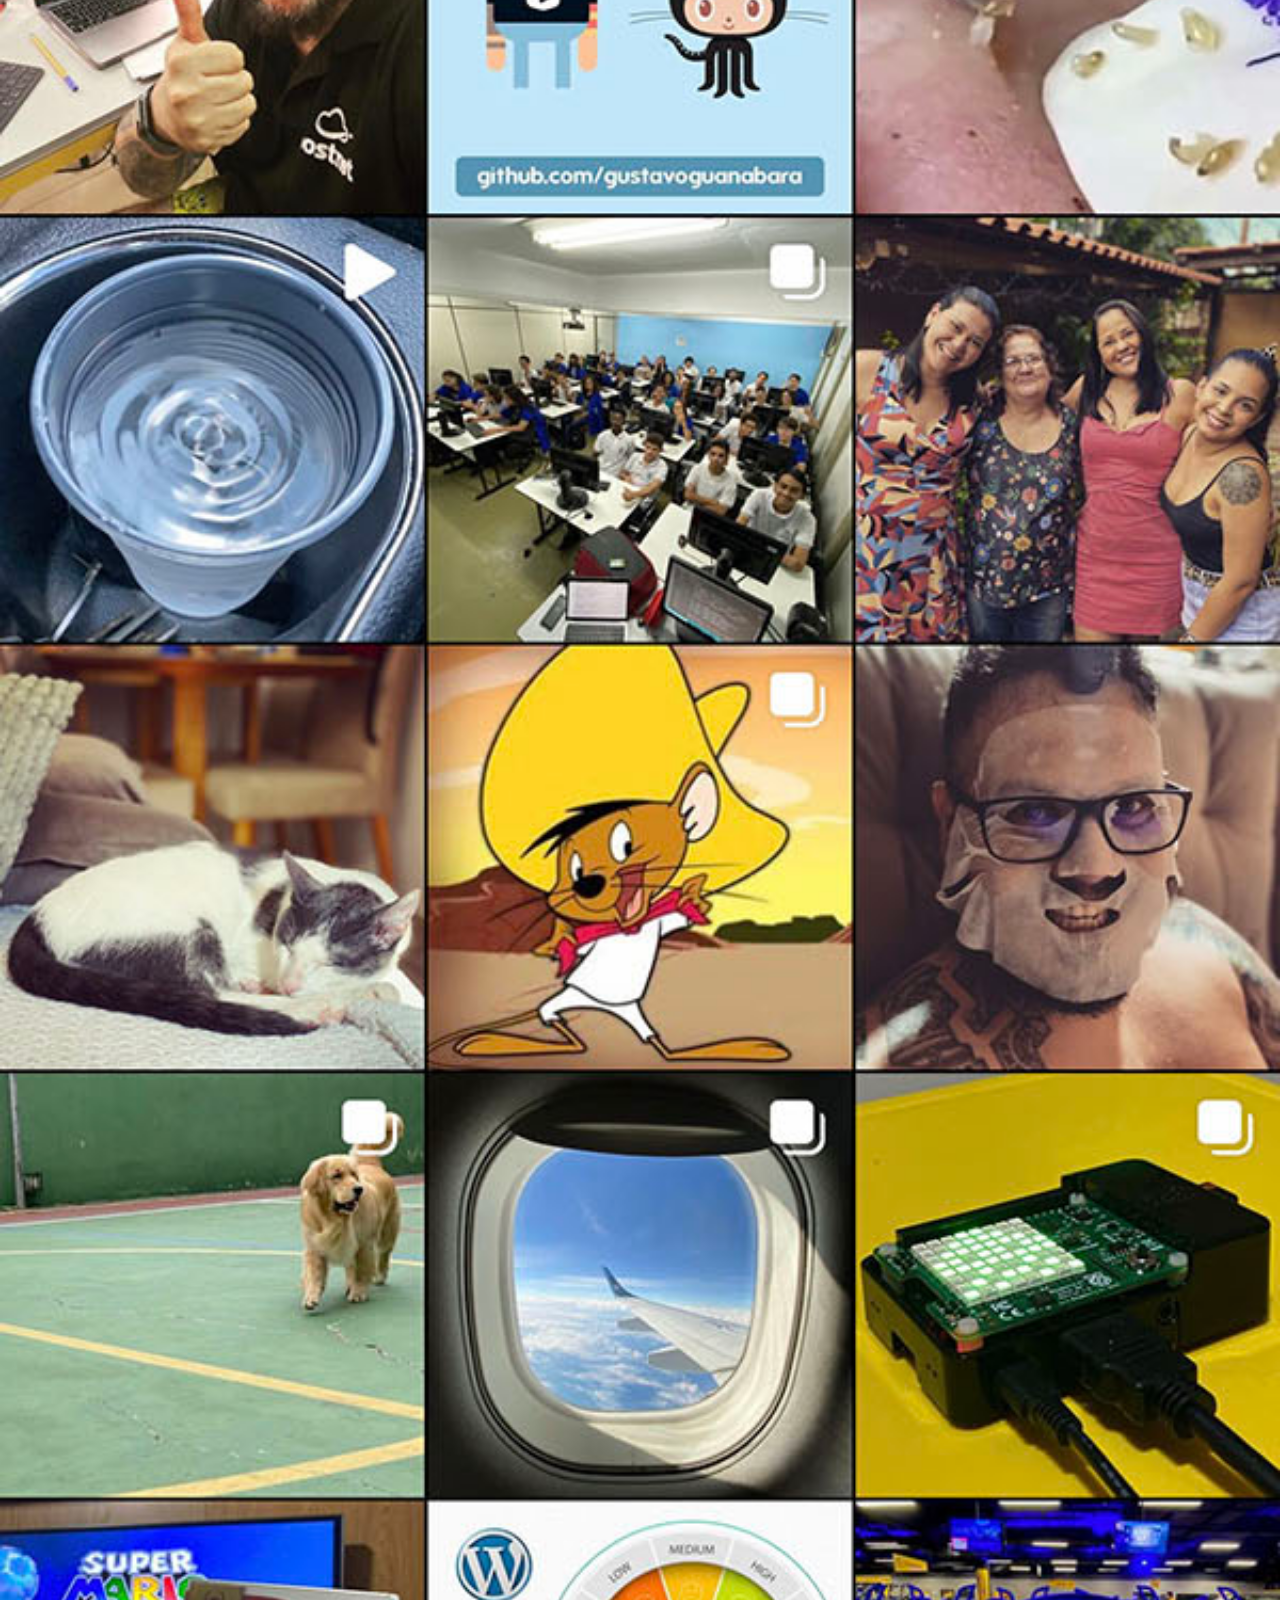
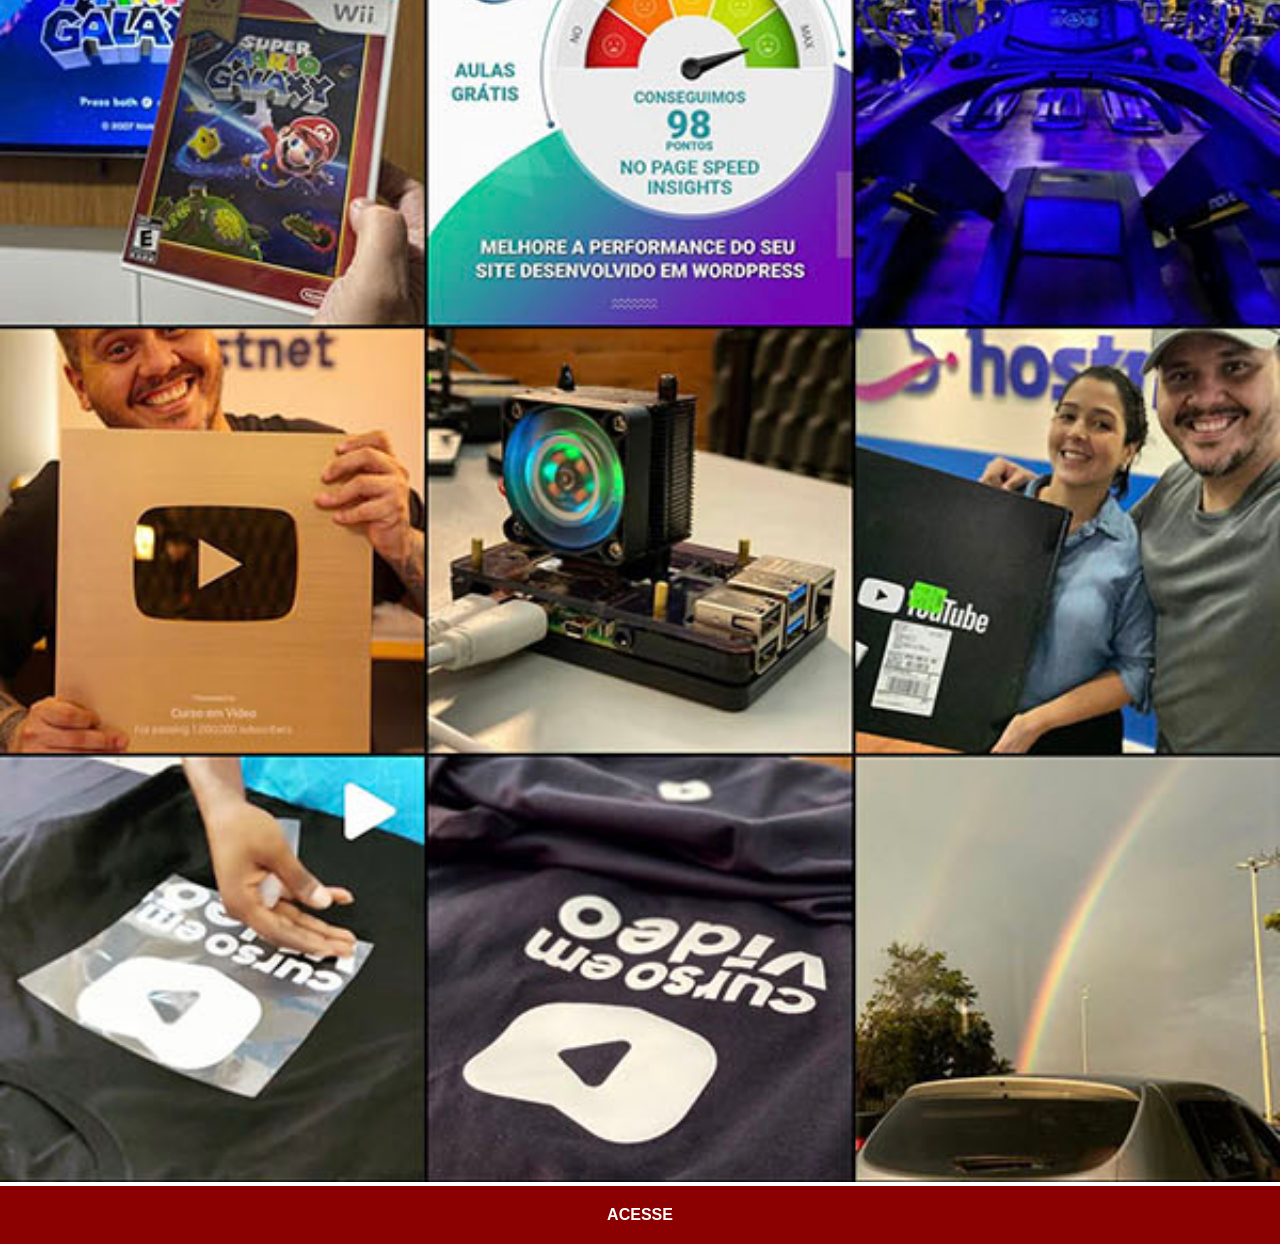
<file: instagram.html>
<!DOCTYPE html>
<html lang="pt-br">
<head>
    <meta charset="UTF-8">
    <meta name="viewport" content="width=device-width, initial-scale=1.0">
    <title>Instagram</title>
    <link rel="stylesheet" href="estilos/social.css">
</head>
<body>
    <img src="imagens/tela-instagram.jpg" alt="Instagram">
    <a href="https:/www.instagram.com/gustavoguanabara" target="_blank">ACESSE</a>
</body>
</html>
</file>
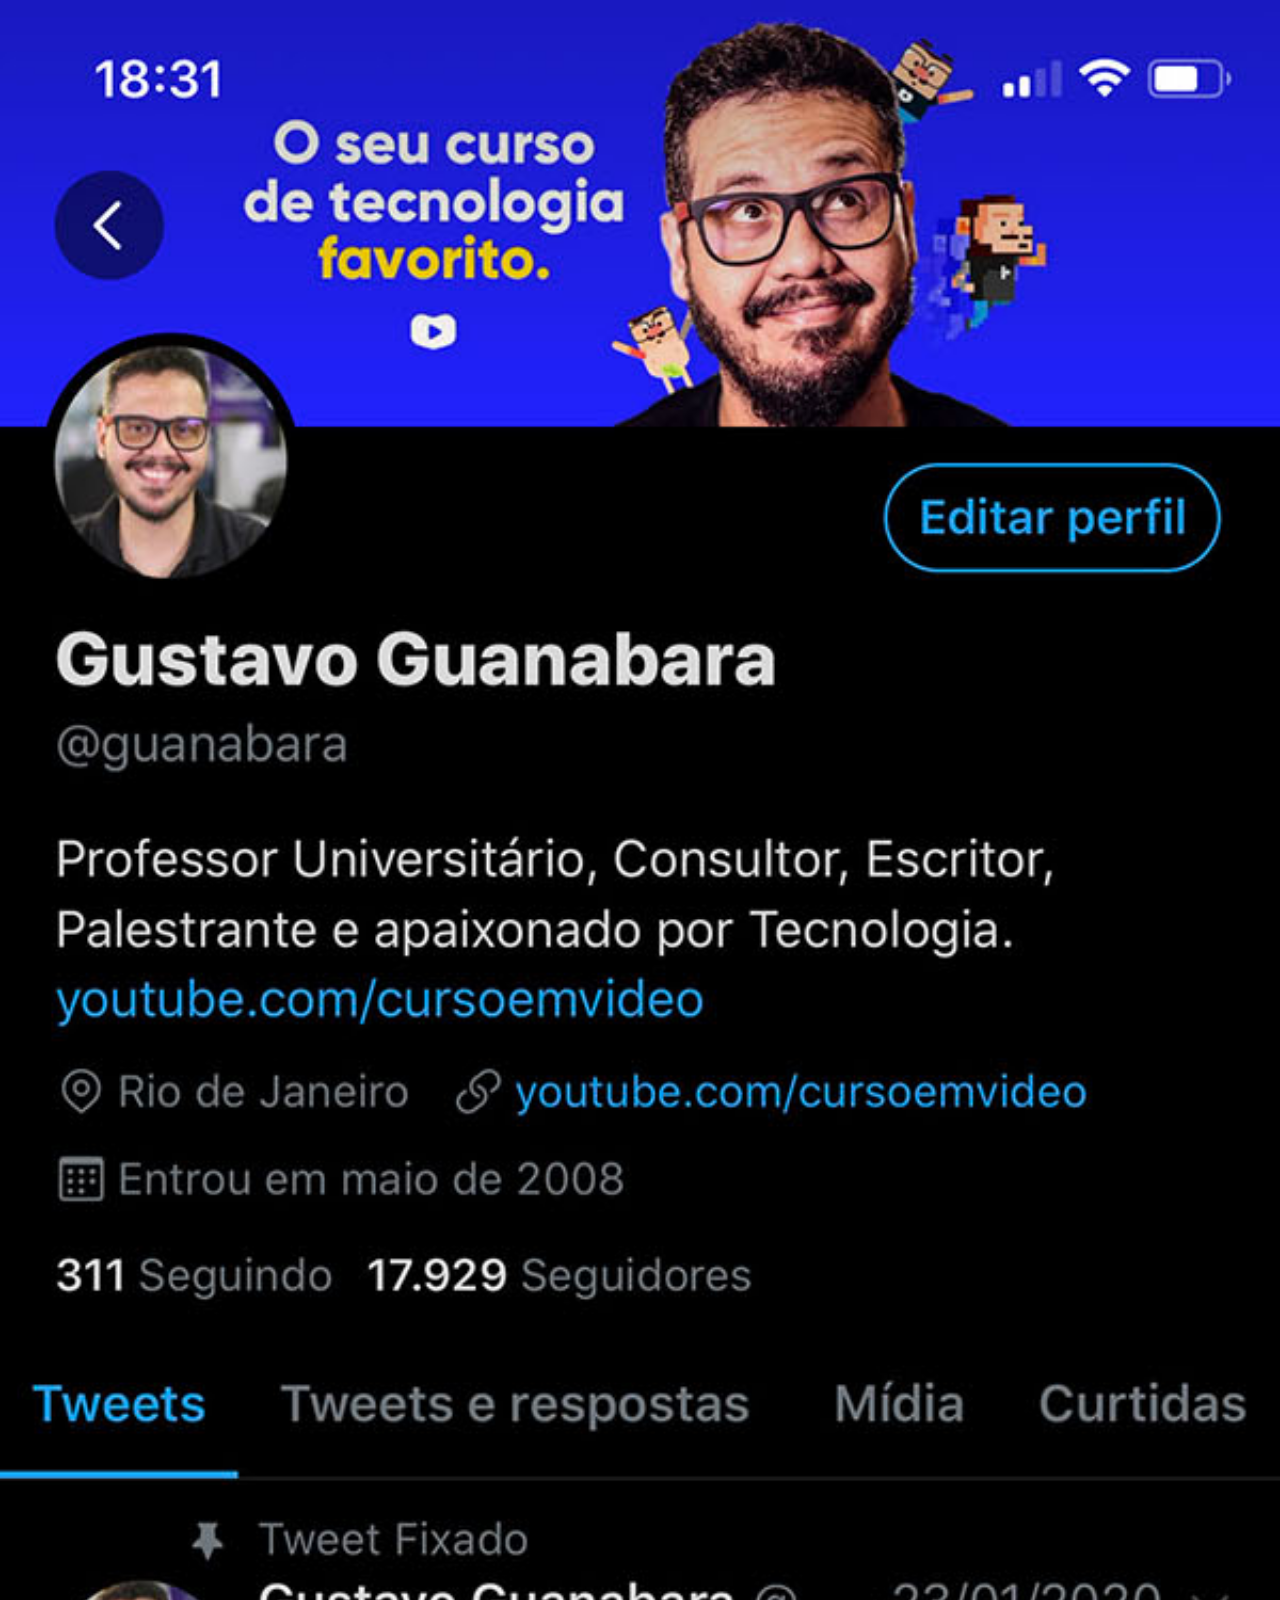
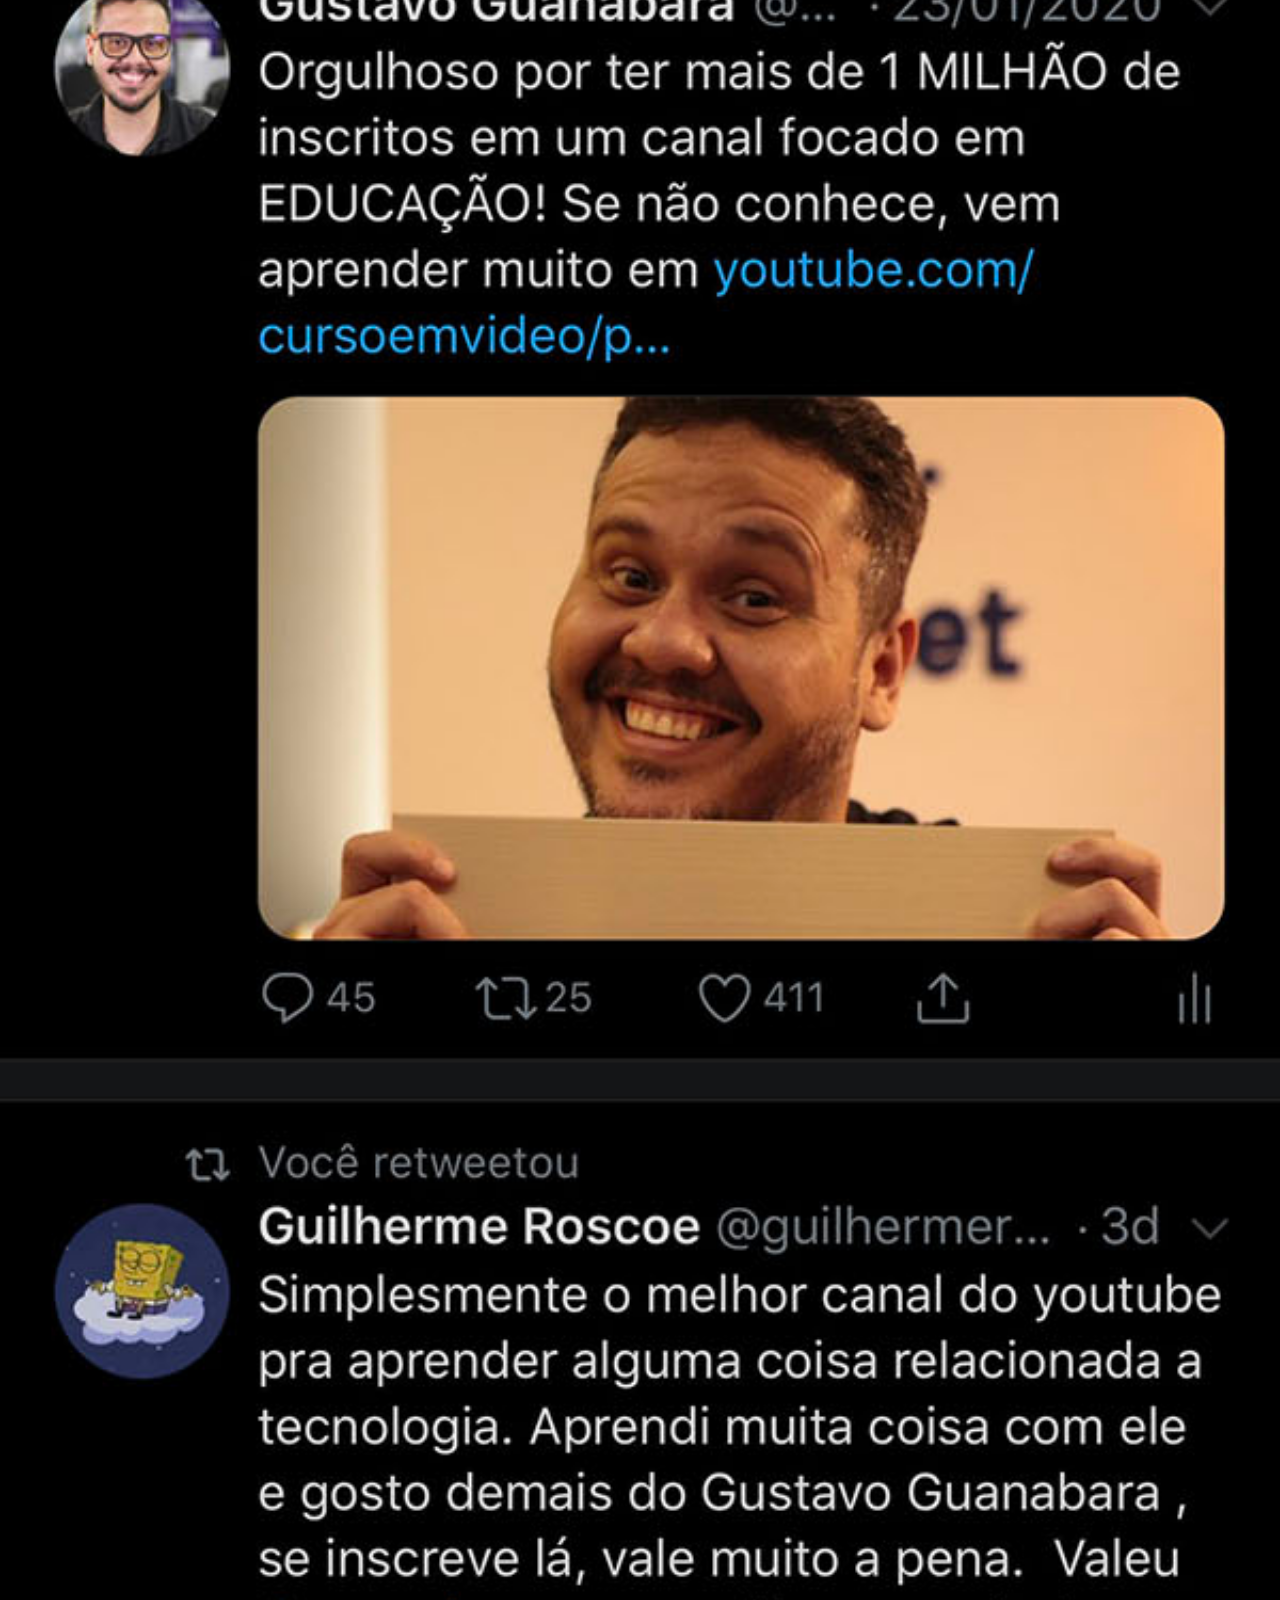
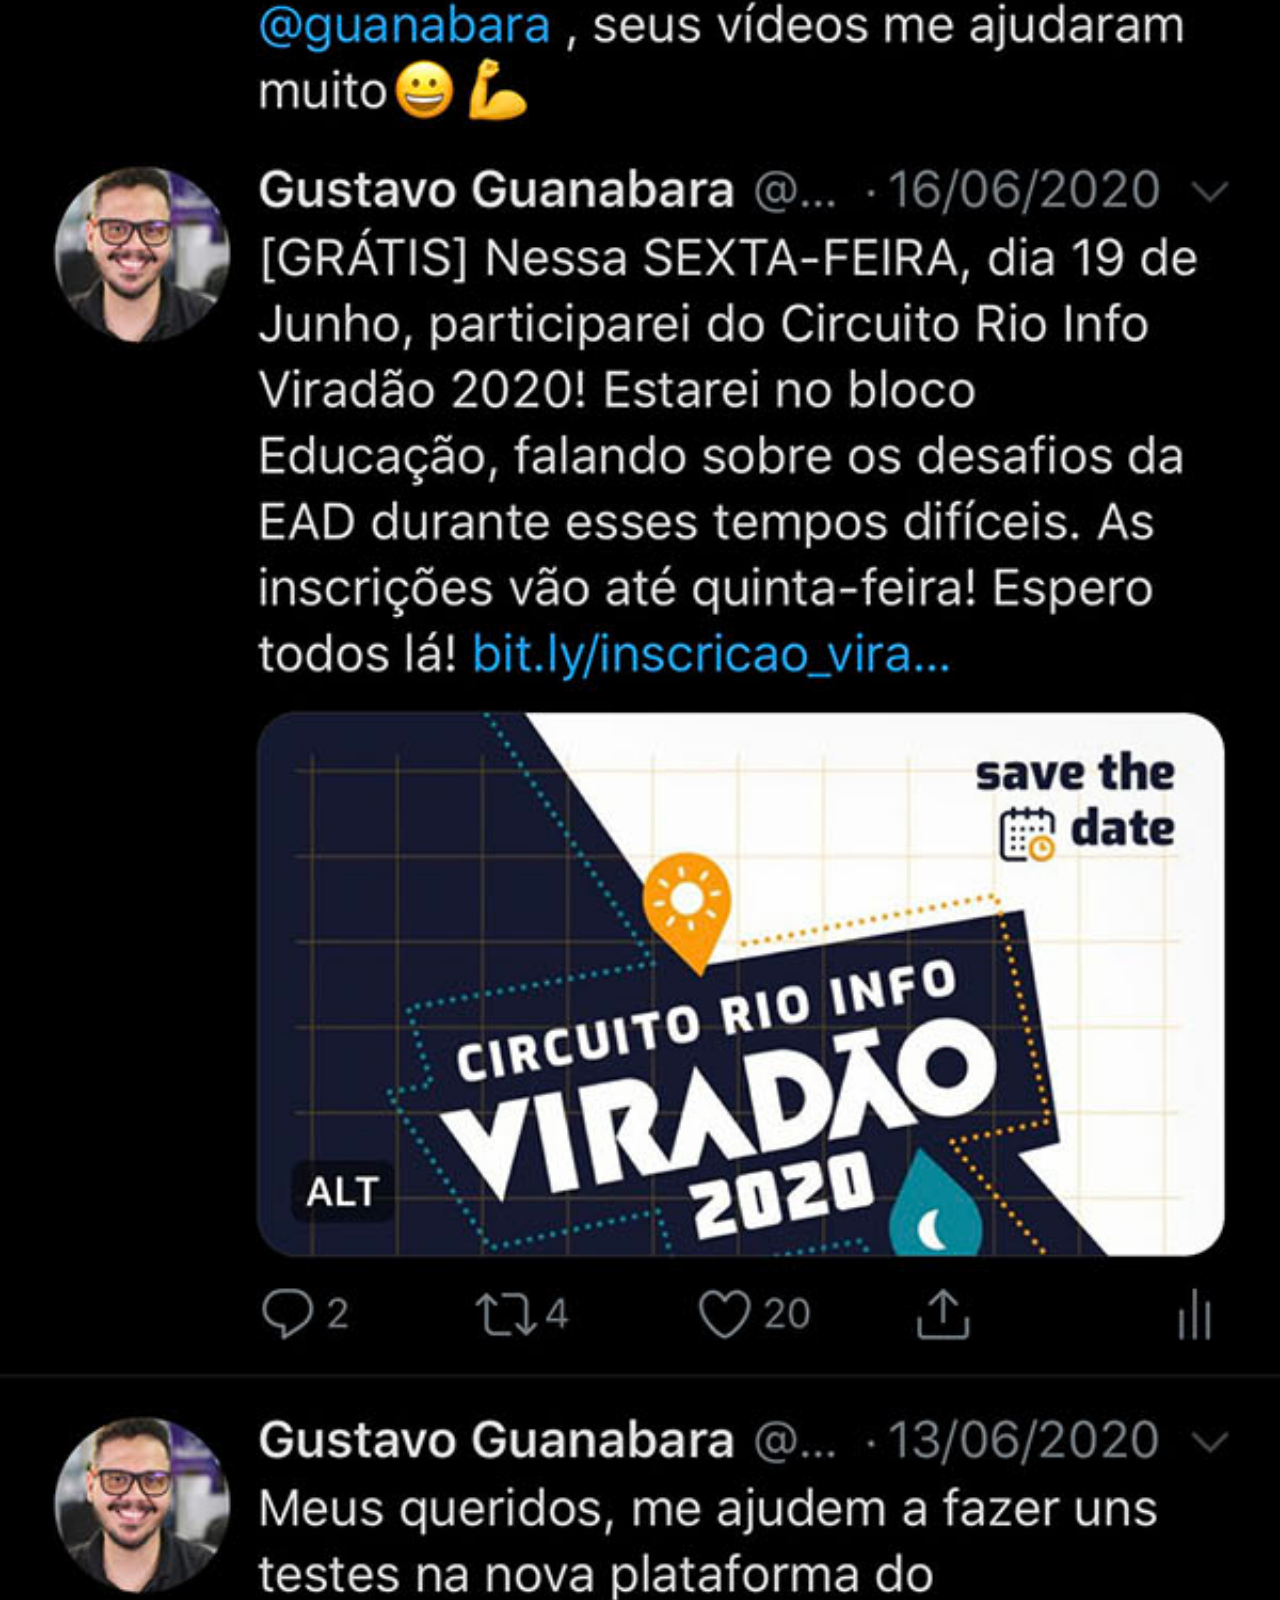
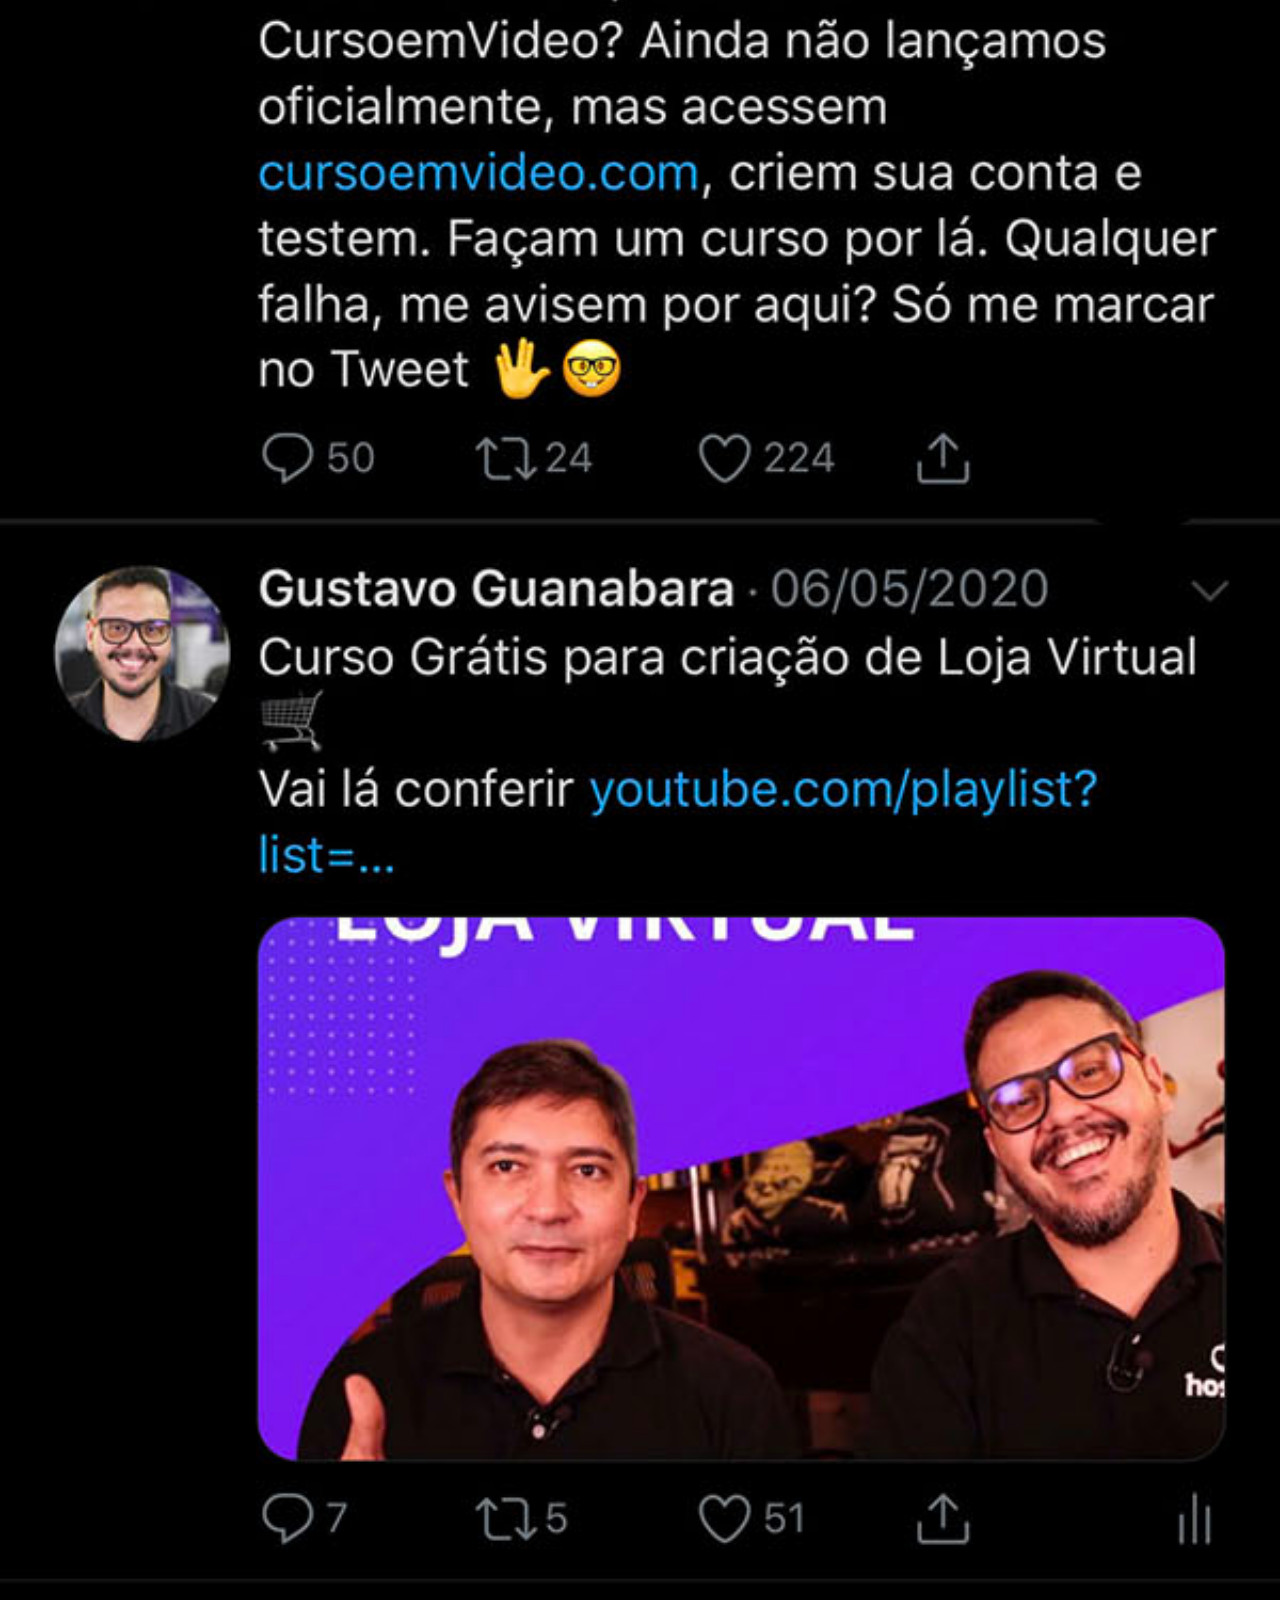
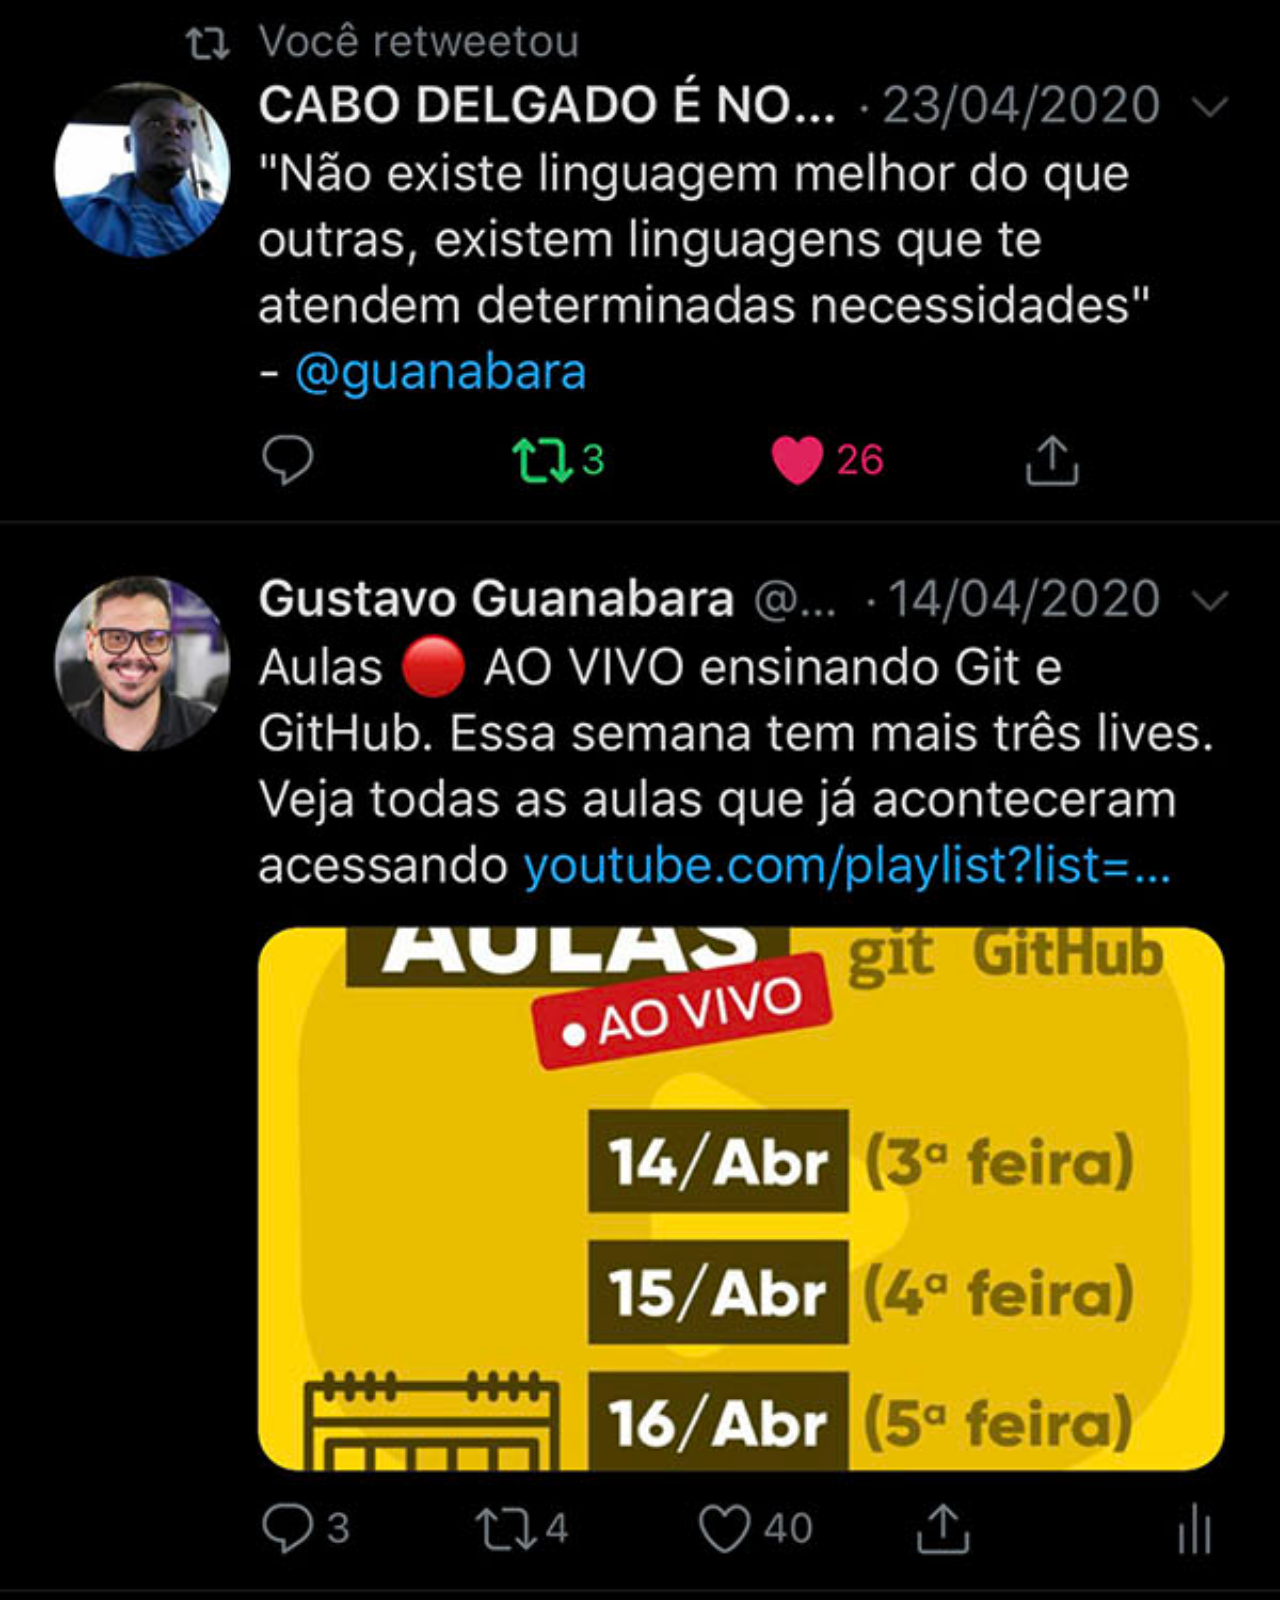
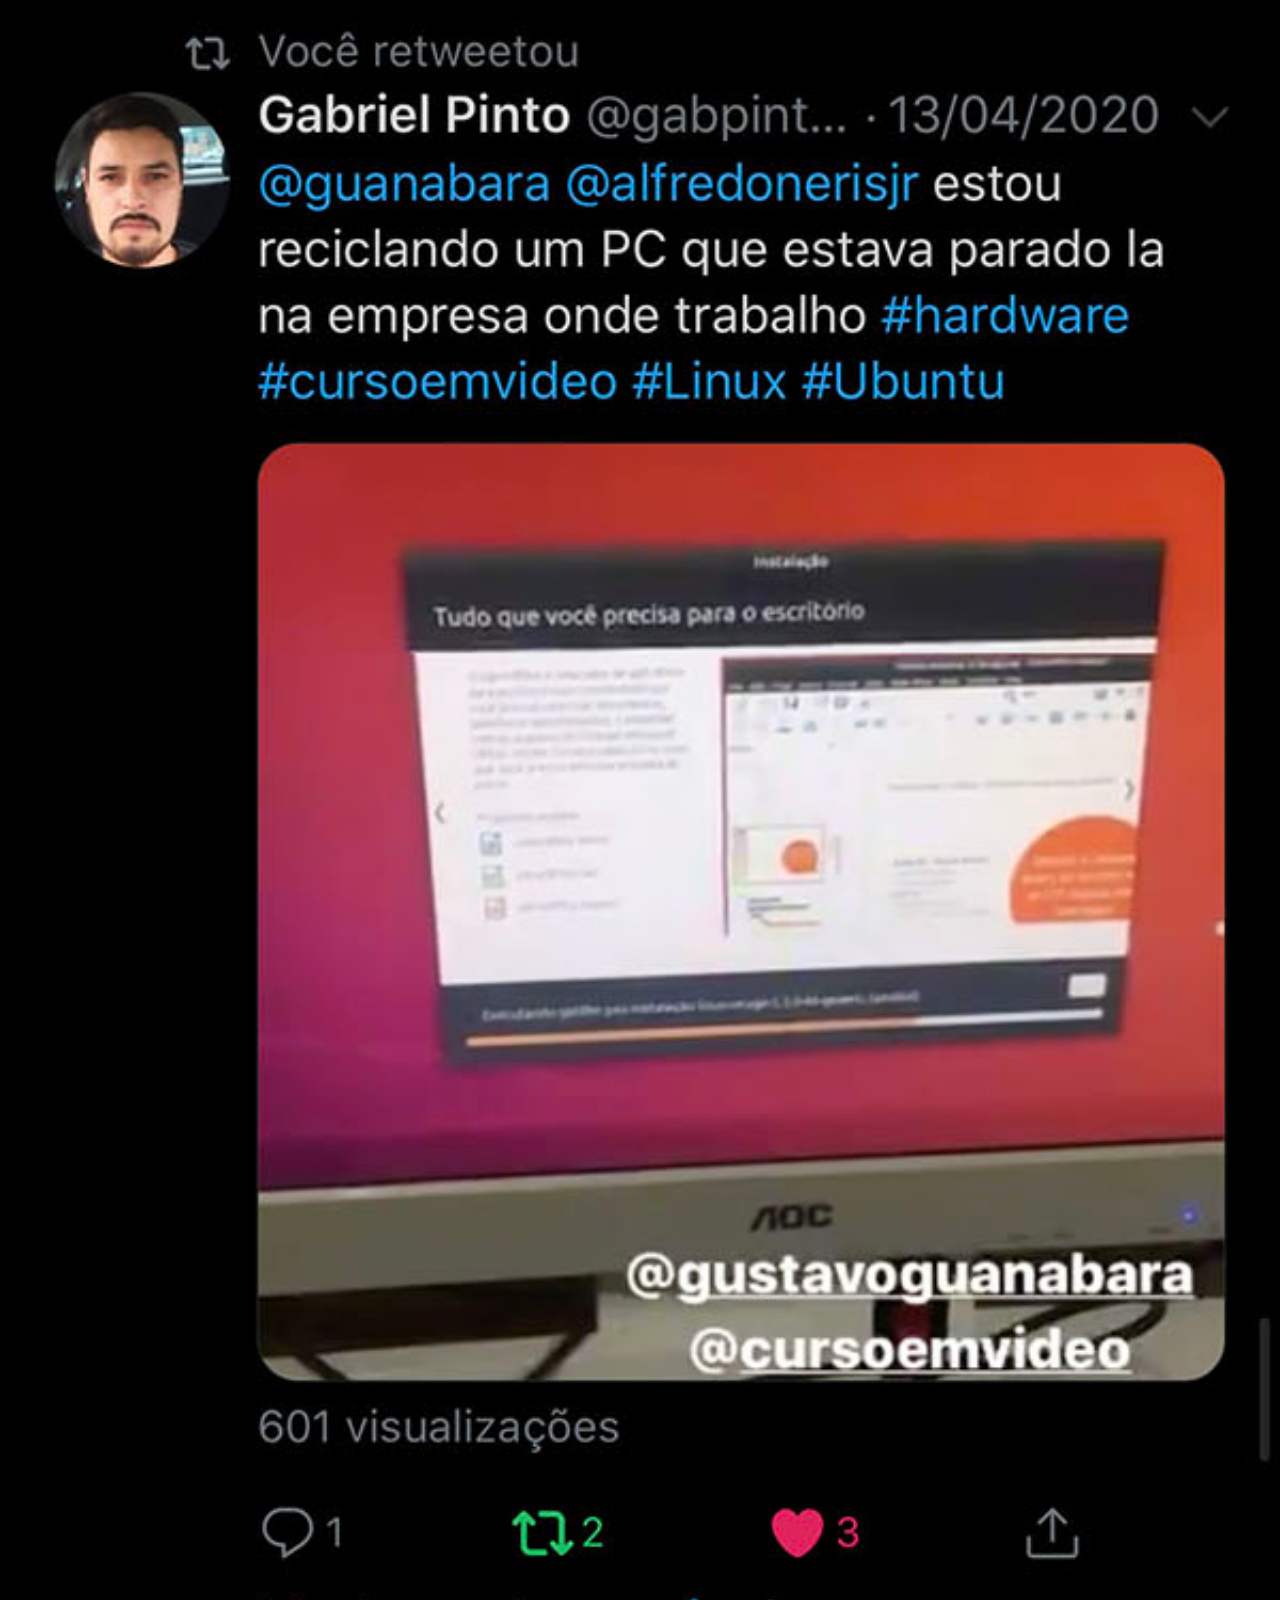
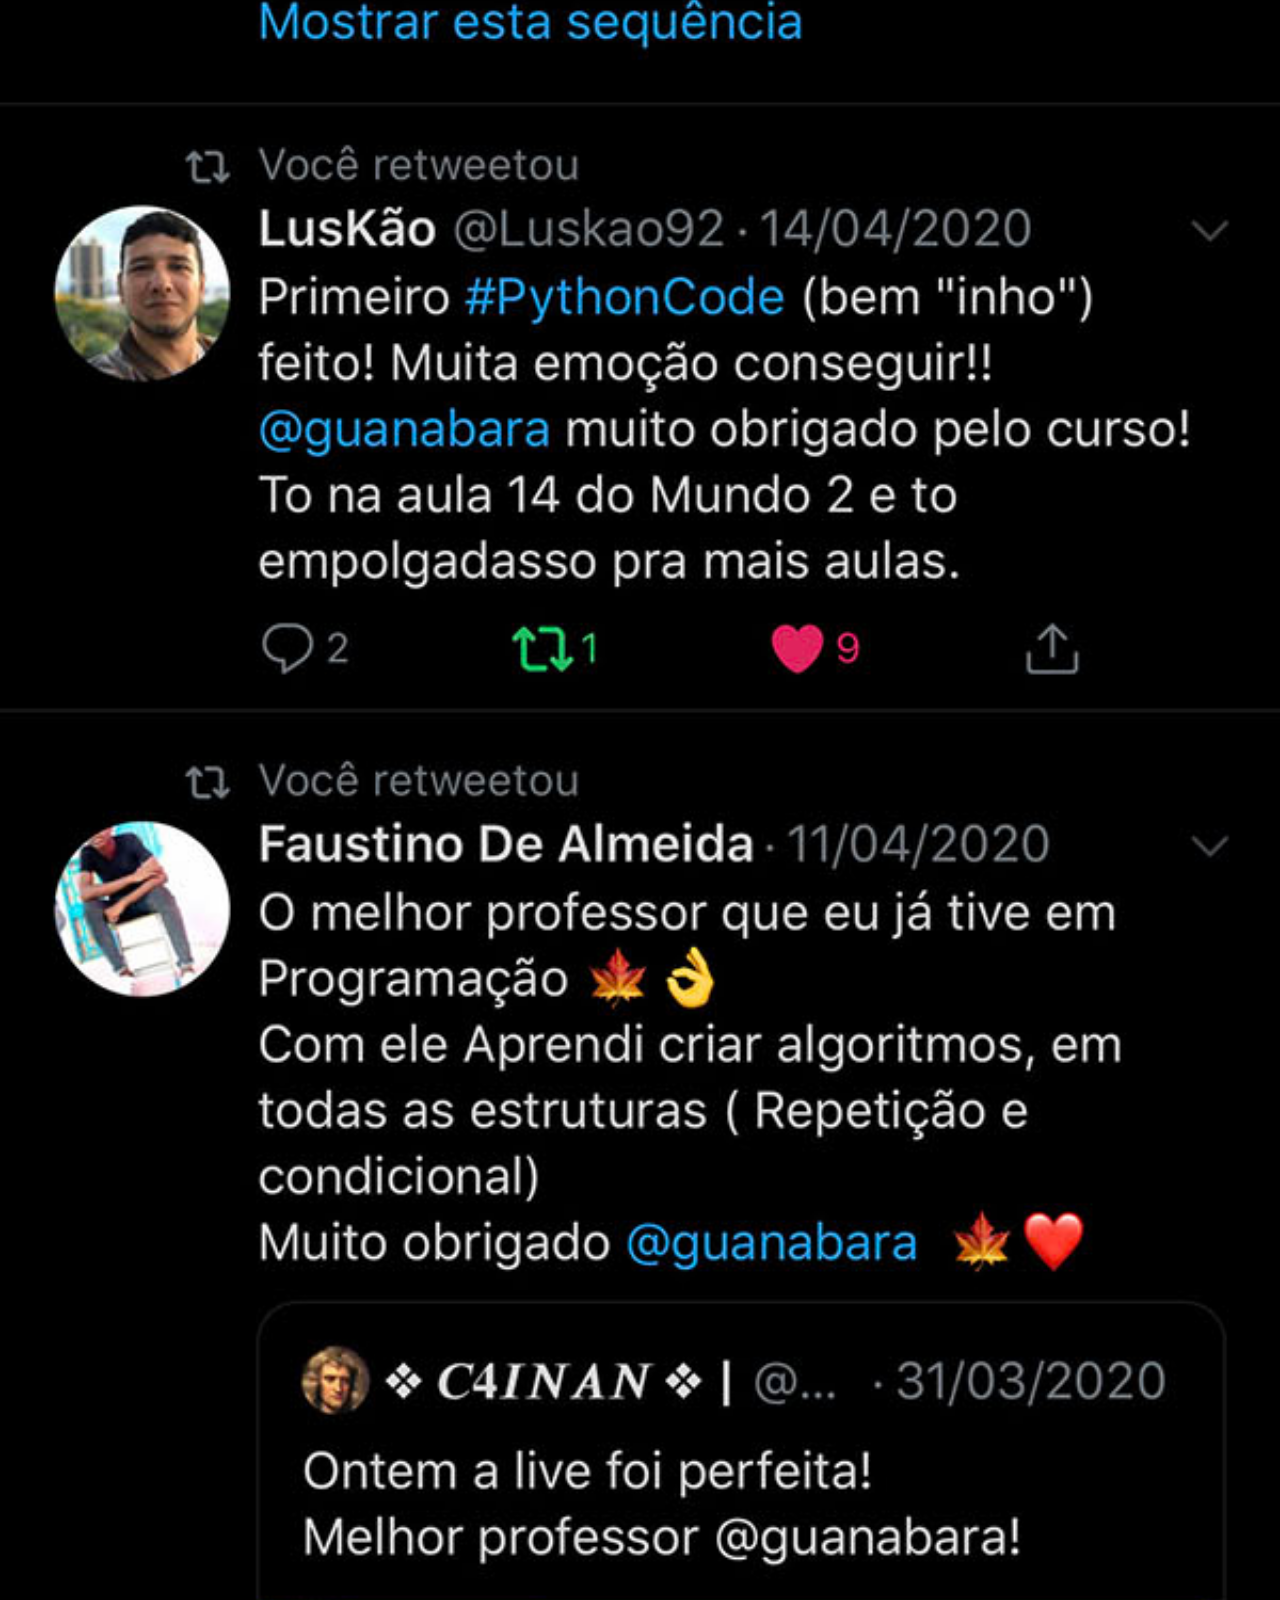
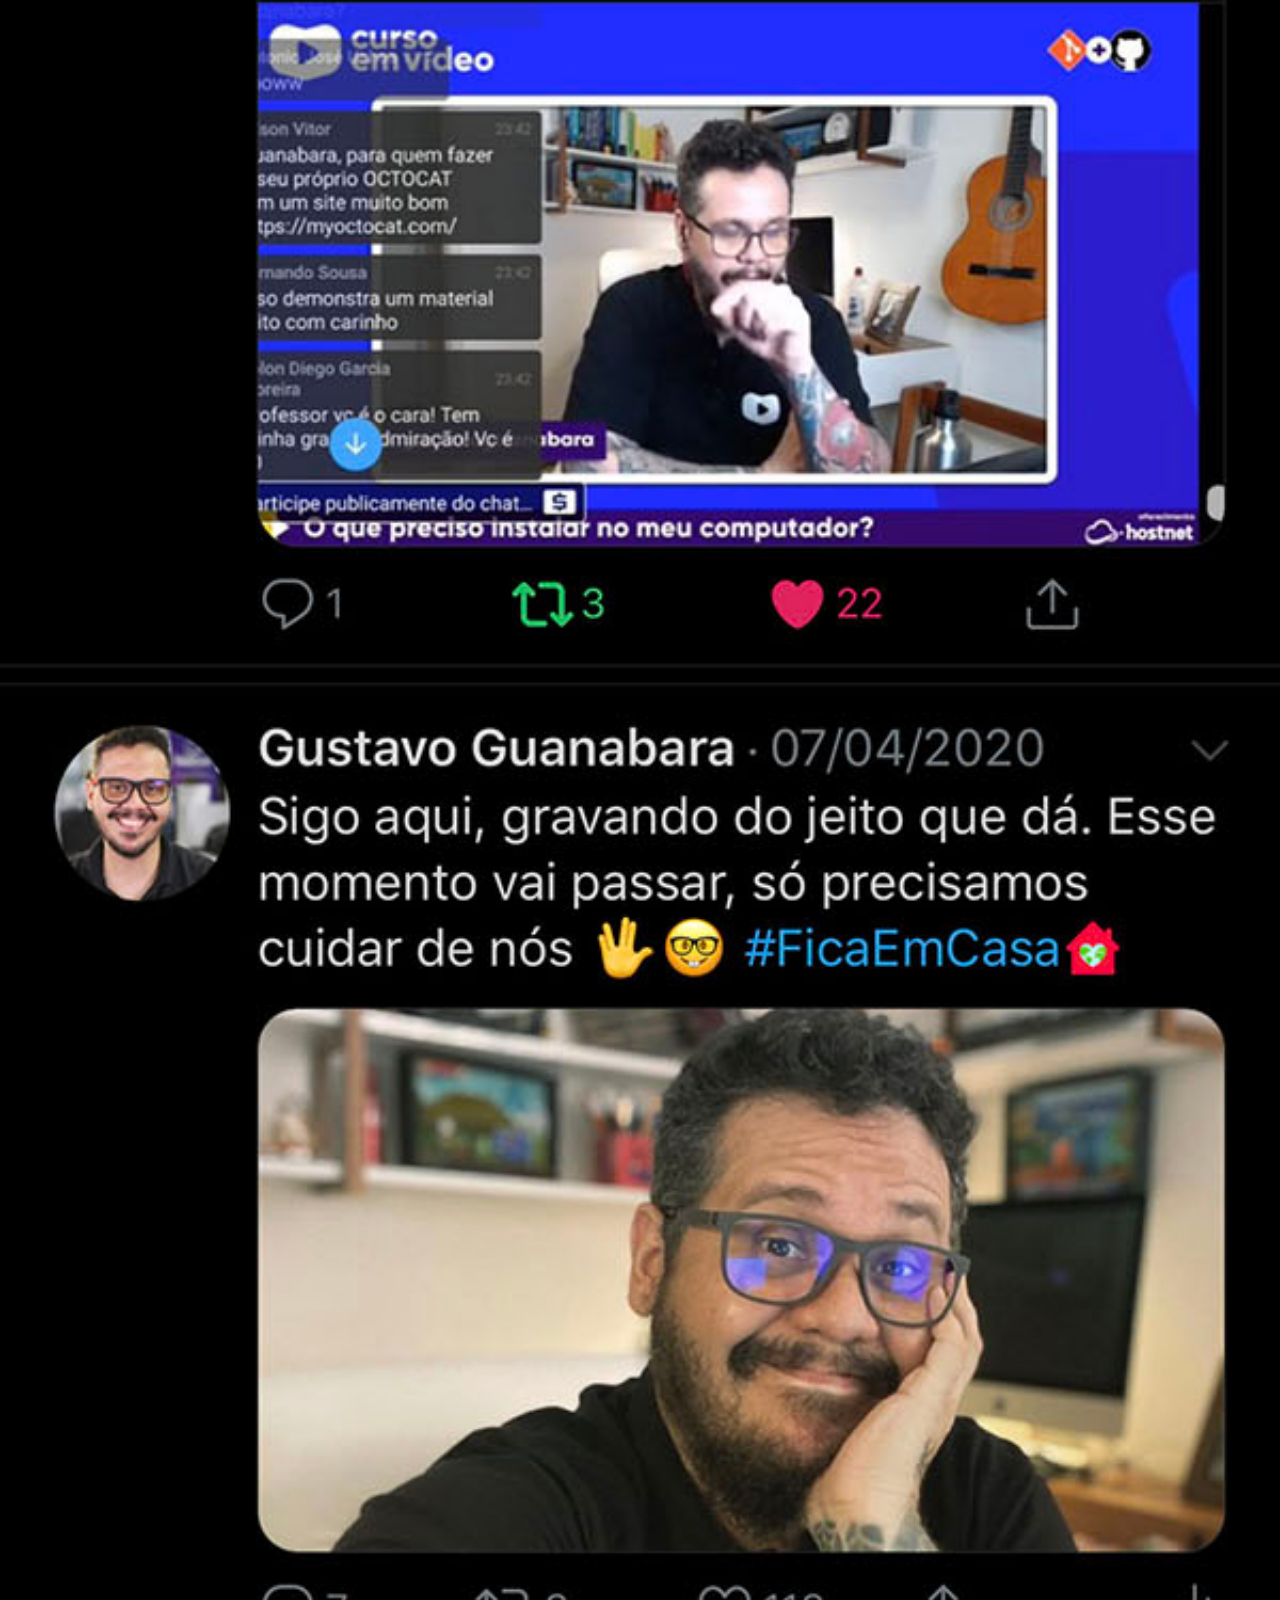
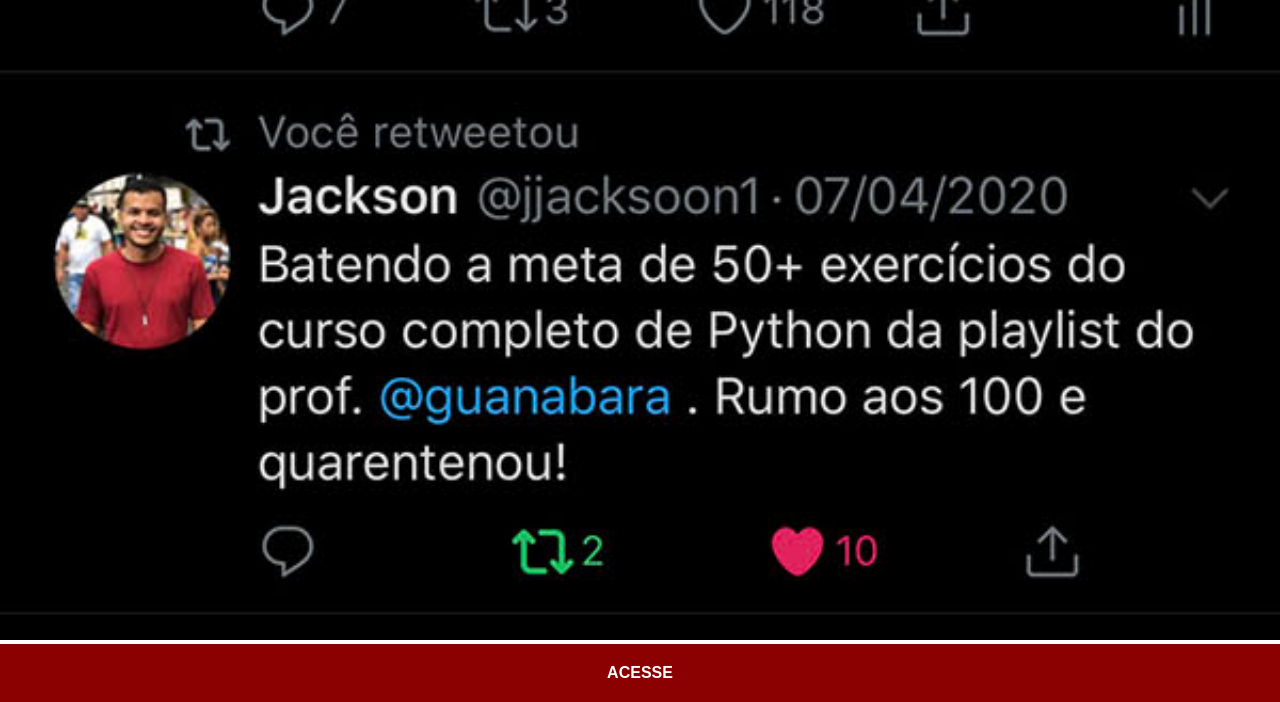
<file: twitter.html>
<!DOCTYPE html>
<html lang="pt-br">
<head>
    <meta charset="UTF-8">
    <meta name="viewport" content="width=device-width, initial-scale=1.0">
    <title>Twitter</title>
    <link rel="stylesheet" href="estilos/social.css">
</head>
<body>
    <img src="imagens/tela-twitter.jpg" alt="Twitter">
    <a href="https://x.com/guanabara" target="_blank">ACESSE</a>
</body>
</html>
</file>
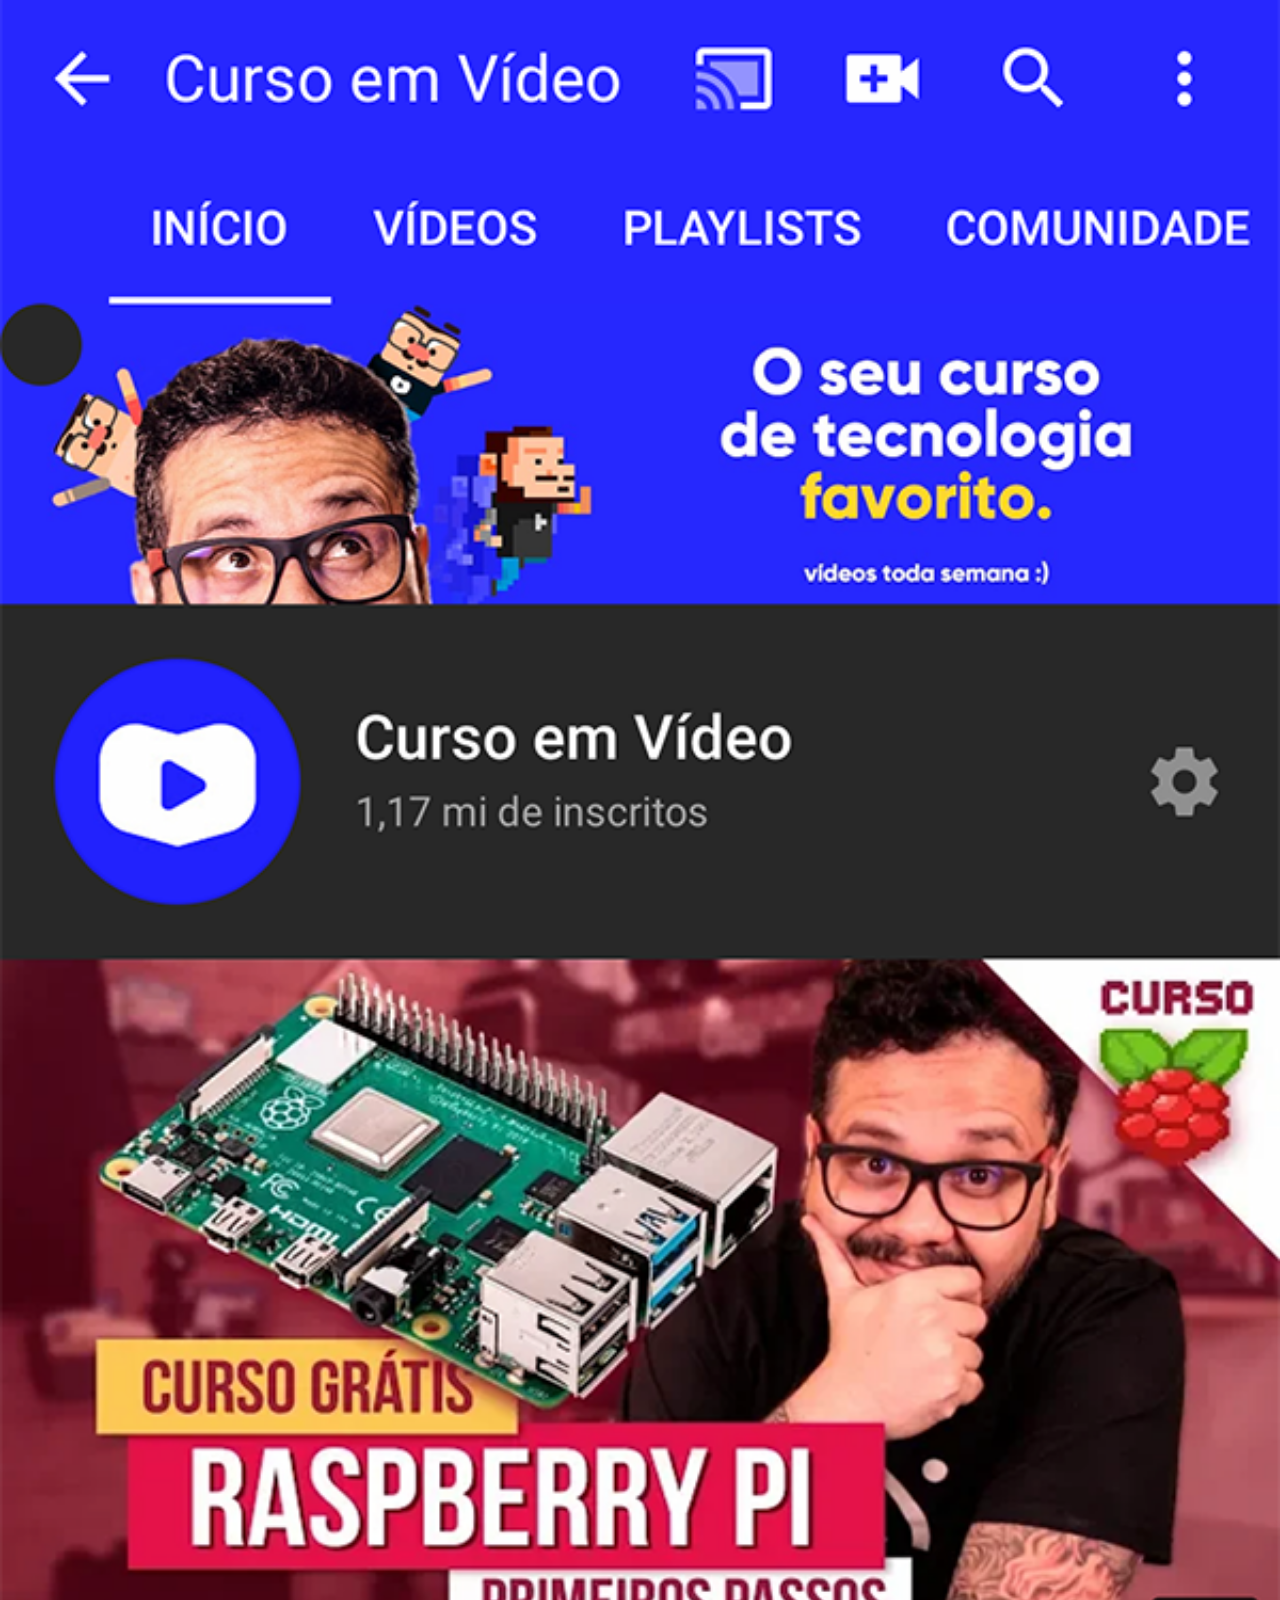
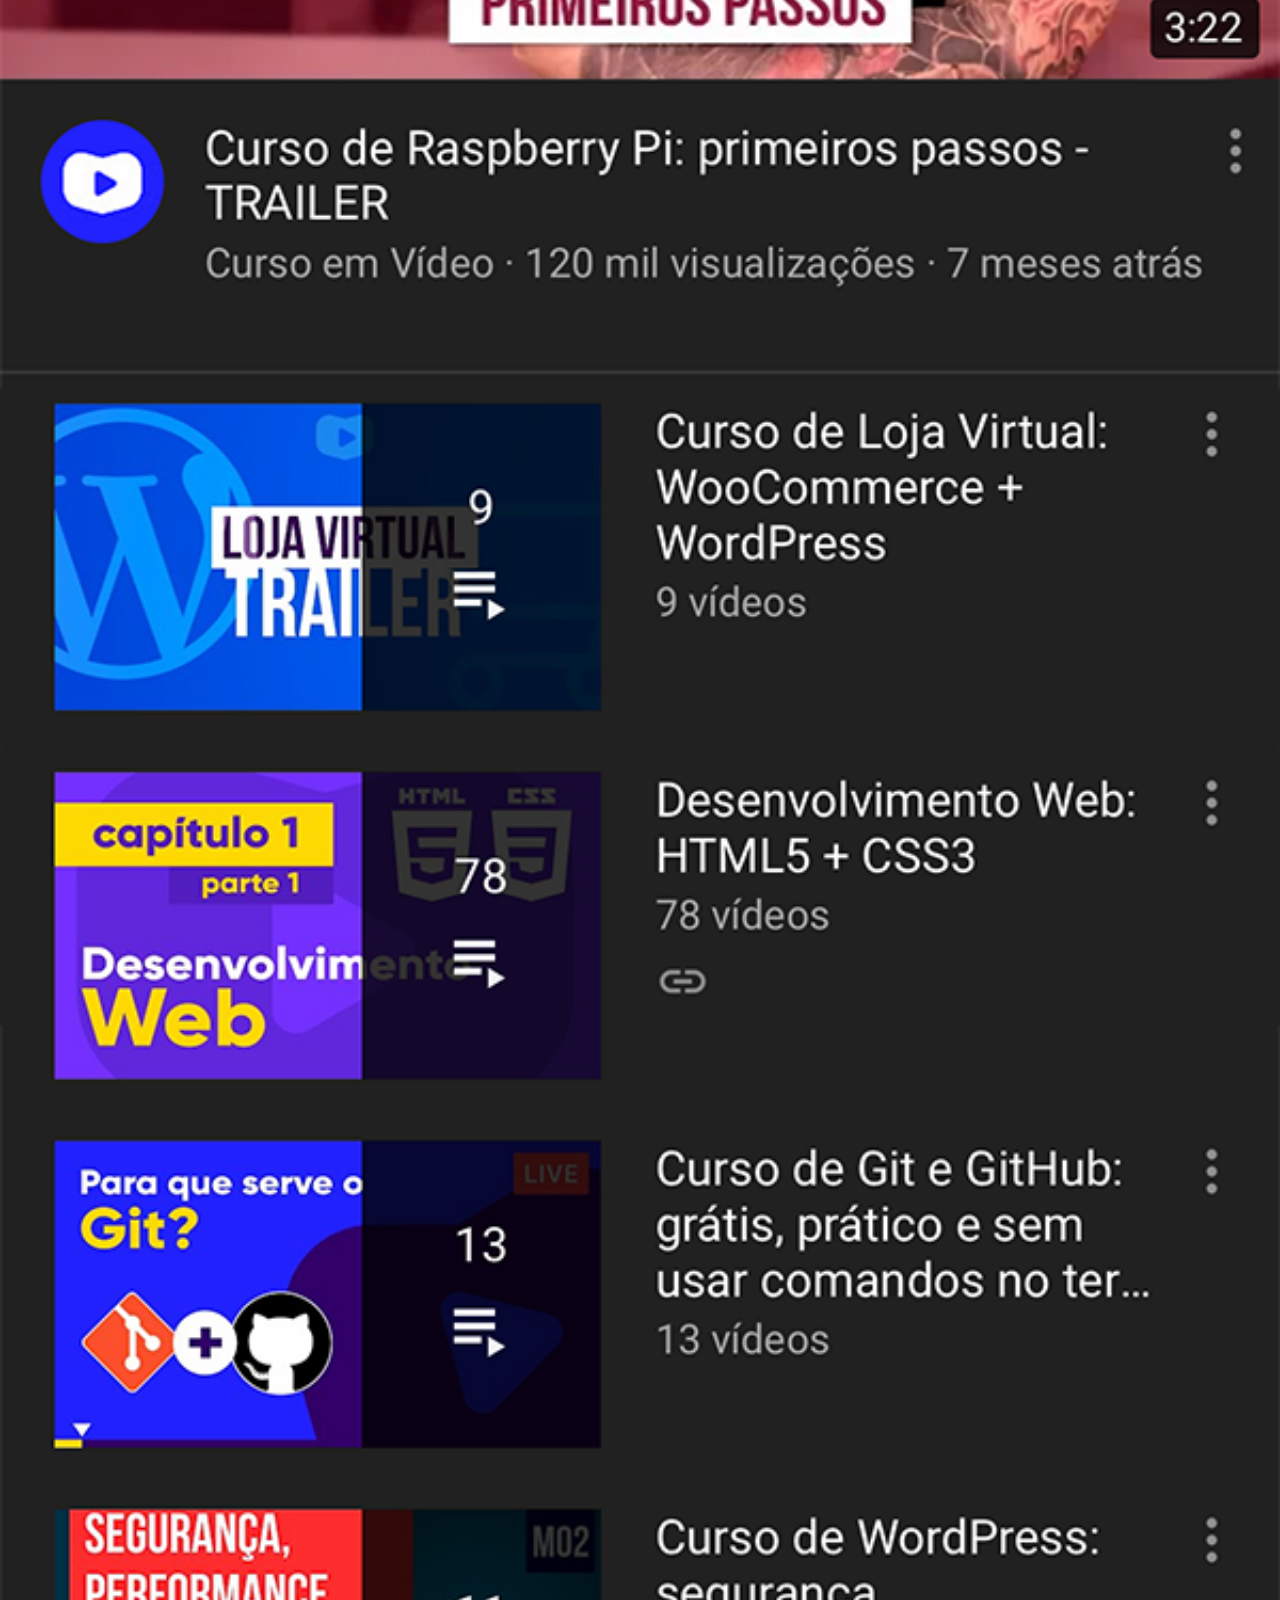
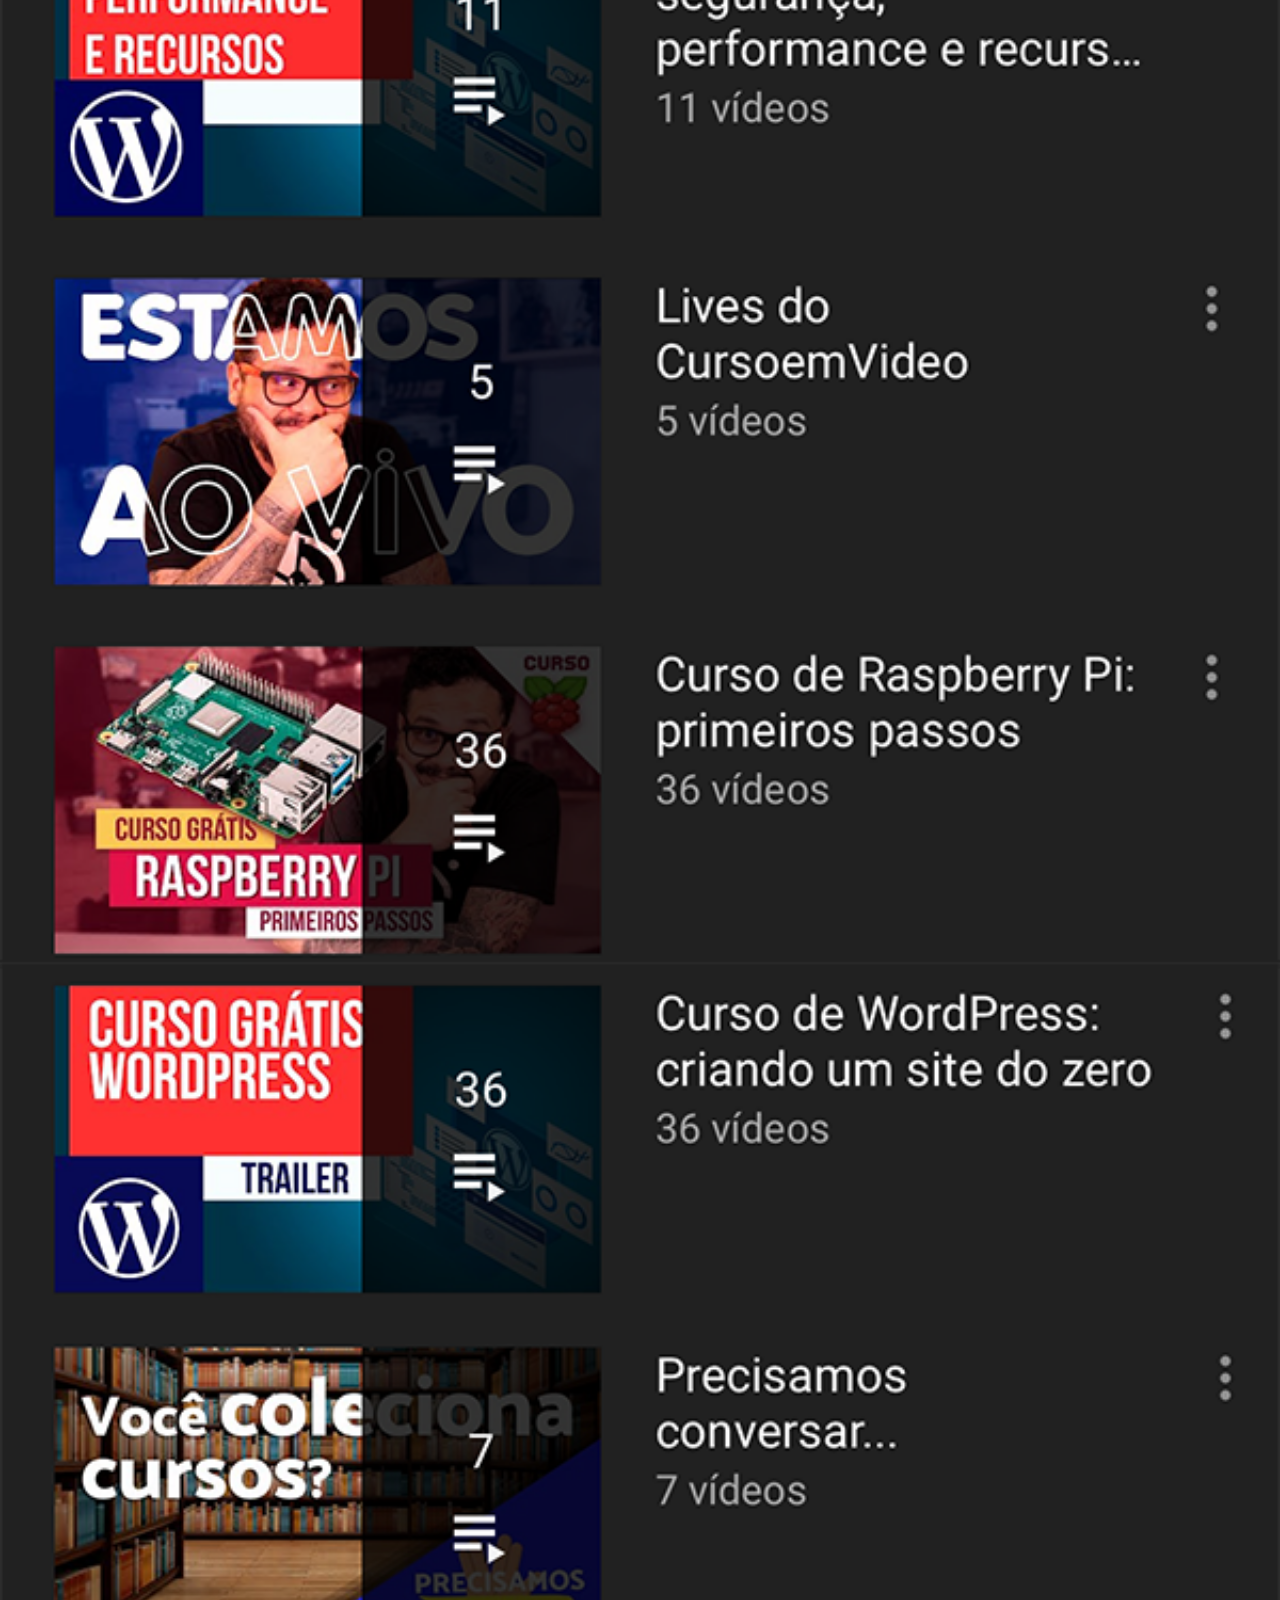
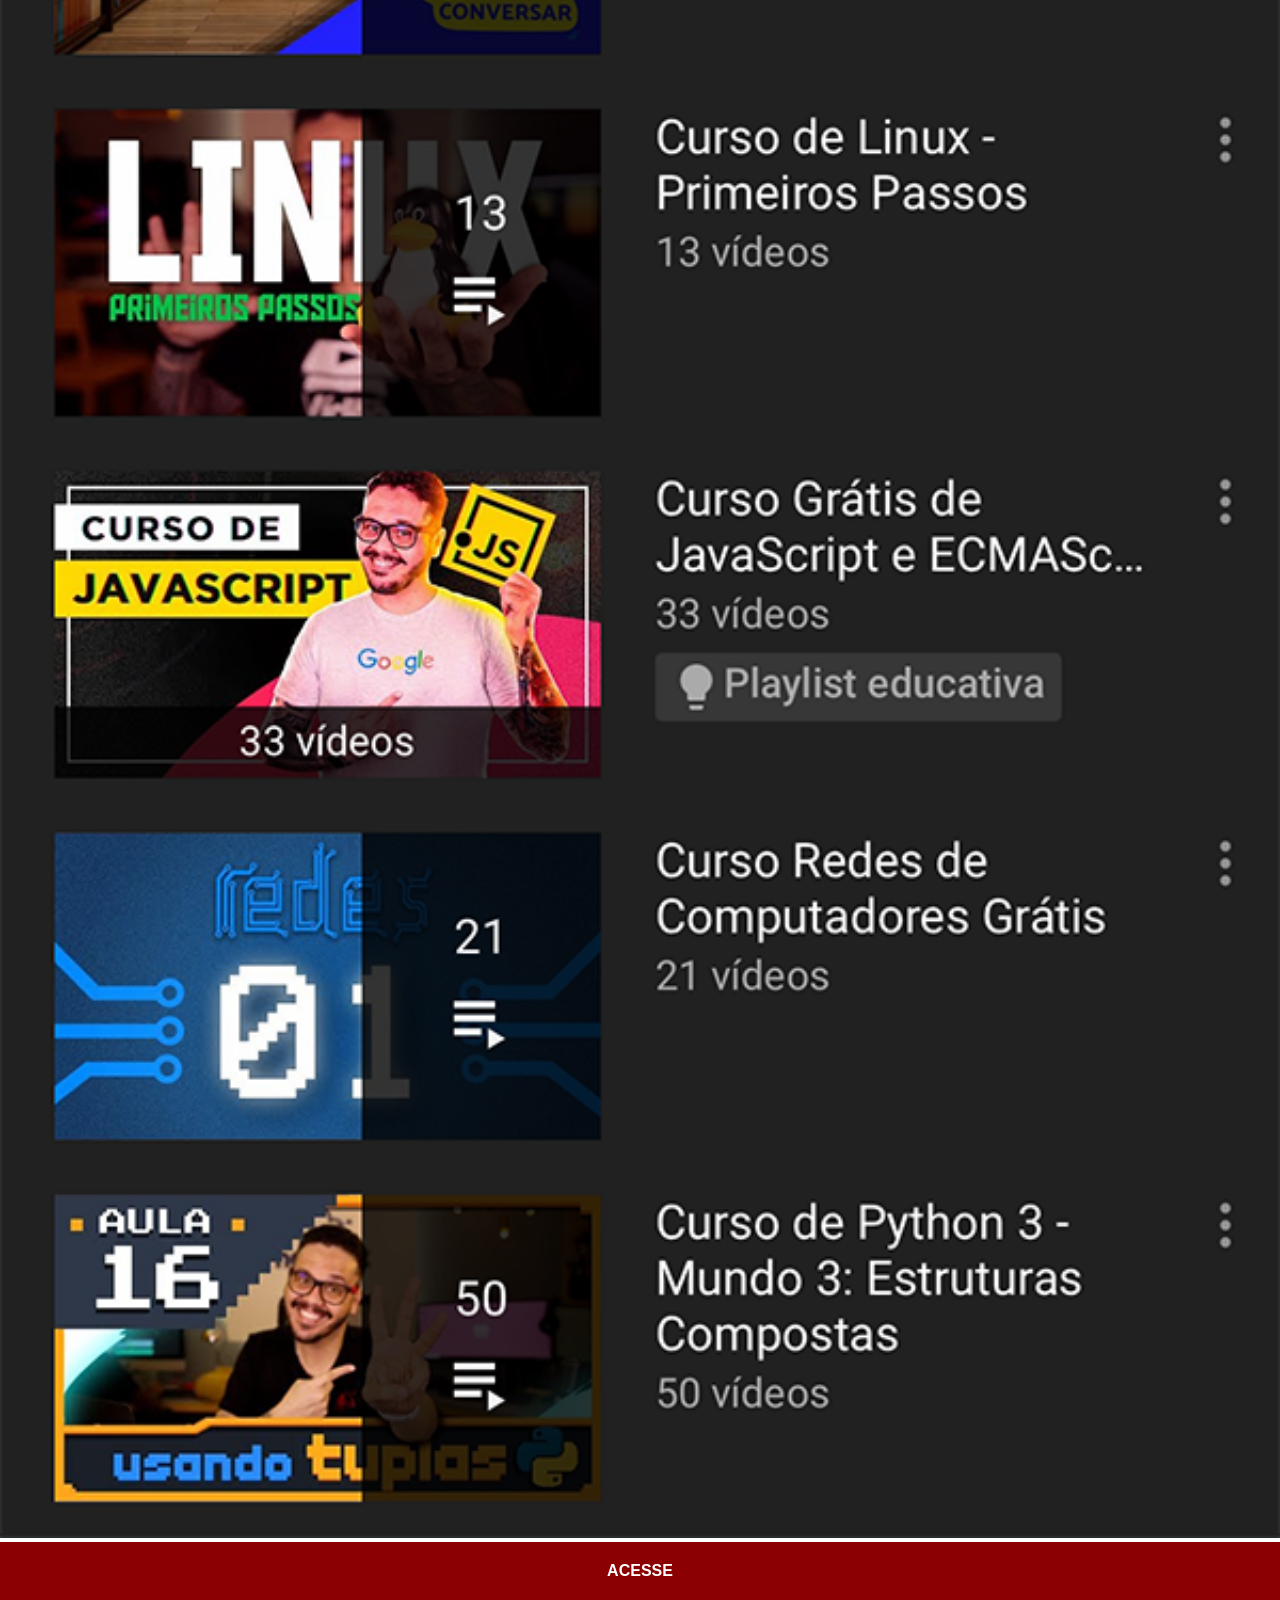
<file: youtube.html>
<!DOCTYPE html>
<html lang="pt-br">
<head>
    <meta charset="UTF-8">
    <meta name="viewport" content="width=device-width, initial-scale=1.0">
    <title>Youtube</title>
    <link rel="stylesheet" href="estilos/social.css">
</head>
<body>
    <img src="imagens/tela-youtube.png" alt="Youtube">
    <a href="https://www.youtube.com/c/CursoemV%C3%ADdeo" target="_blank">ACESSE</a>
</body>
</html>
</file>
<file: estilos/style.css>
@charset "UTF-8";

* {
    margin: 0px;
    padding: 0px;
    font-family: Arial, Helvetica, sans-serif;
}

html, body {
    height: 100vh;
    width: 100vw;
    background-color: black;
}

body {
    background: url('../imagens/fundo-madeira.jpg') no-repeat top center;
    background-size: cover;
    background-attachment: fixed;
}

main {
    position: relative;
    height: 100vh;
}

section#telefone {
    position: absolute;
    top: 50%;
    left: 50%;
    transform: translate(-50%, -50%);

    height: 627px;
    width: 311px;
    background: url('../imagens/frame-iphone.png');
}

iframe#tela {
    position: relative;
    top: 80px;
    left: 22px;
    width: 269px;
    height: 471px;
}

section#redes-sociais {
    text-align: right;
}

section#redes-sociais img {
    width: 50px;
    margin: 10px;
    border-radius: 50%;
    box-shadow: 2px 2px 5px rgba(0, 0, 0, 0.400);
    box-sizing: border-box;
}

section#redes-sociais img:hover {
    border: 2px solid rgba(255, 255, 255, 0.637);
    transform: translate(-3px, -3px);
    box-shadow: 5px 5px 10px rgba(0, 0, 0, 0.623);
    transition: transform .3s, border .5s;
}
</file>
<file: estilos/social.css>
@charset "UTF-8";

* {
    margin: 0px;
    padding: 0px;
    font-family: Arial, Helvetica, sans-serif;
}

::-webkit-scrollbar {
    width: 0px;
    height: 0px;
}

img {
    width: 100vw;
}

a {
    display: block;
    background-color: darkred;
    color: white;
    padding: 20px;
    text-align: center;
    font-weight: bolder;
    text-decoration: none;
}

a:hover {
    background-color: red;
}
</file>
